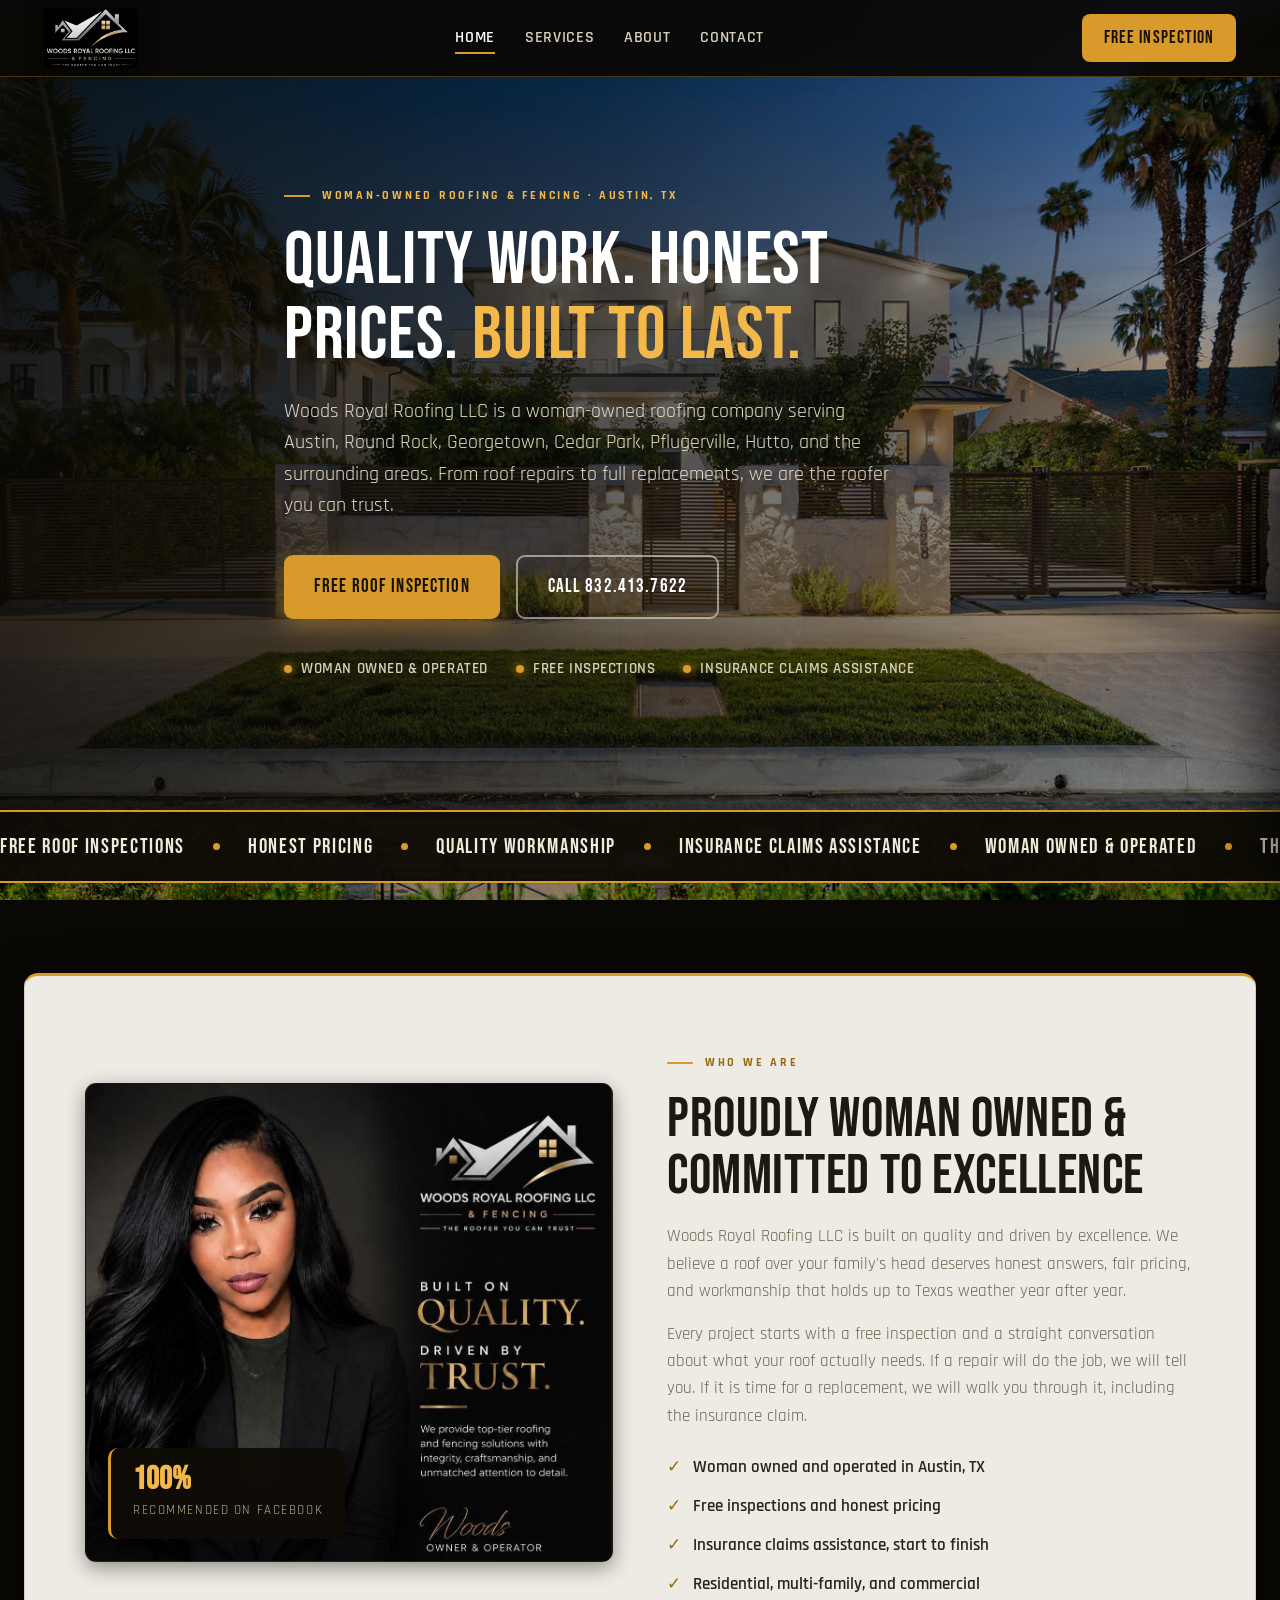
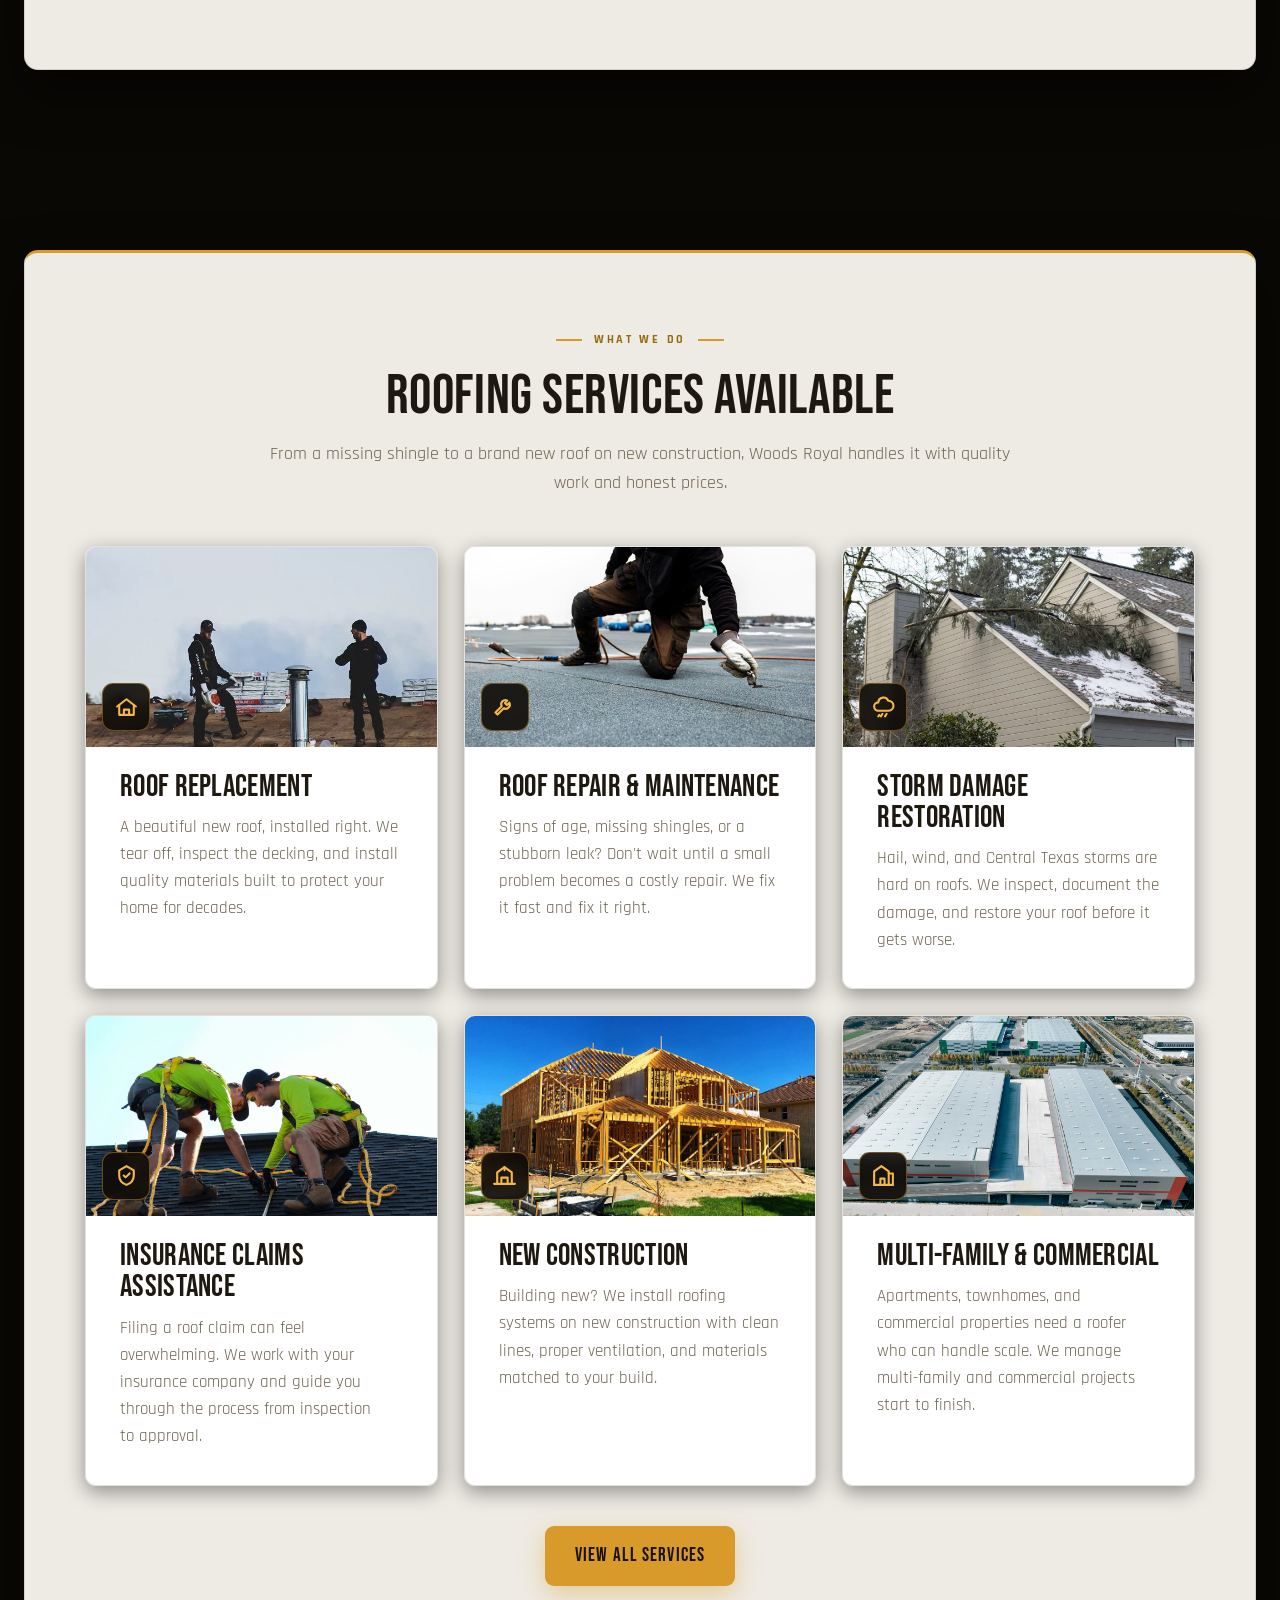
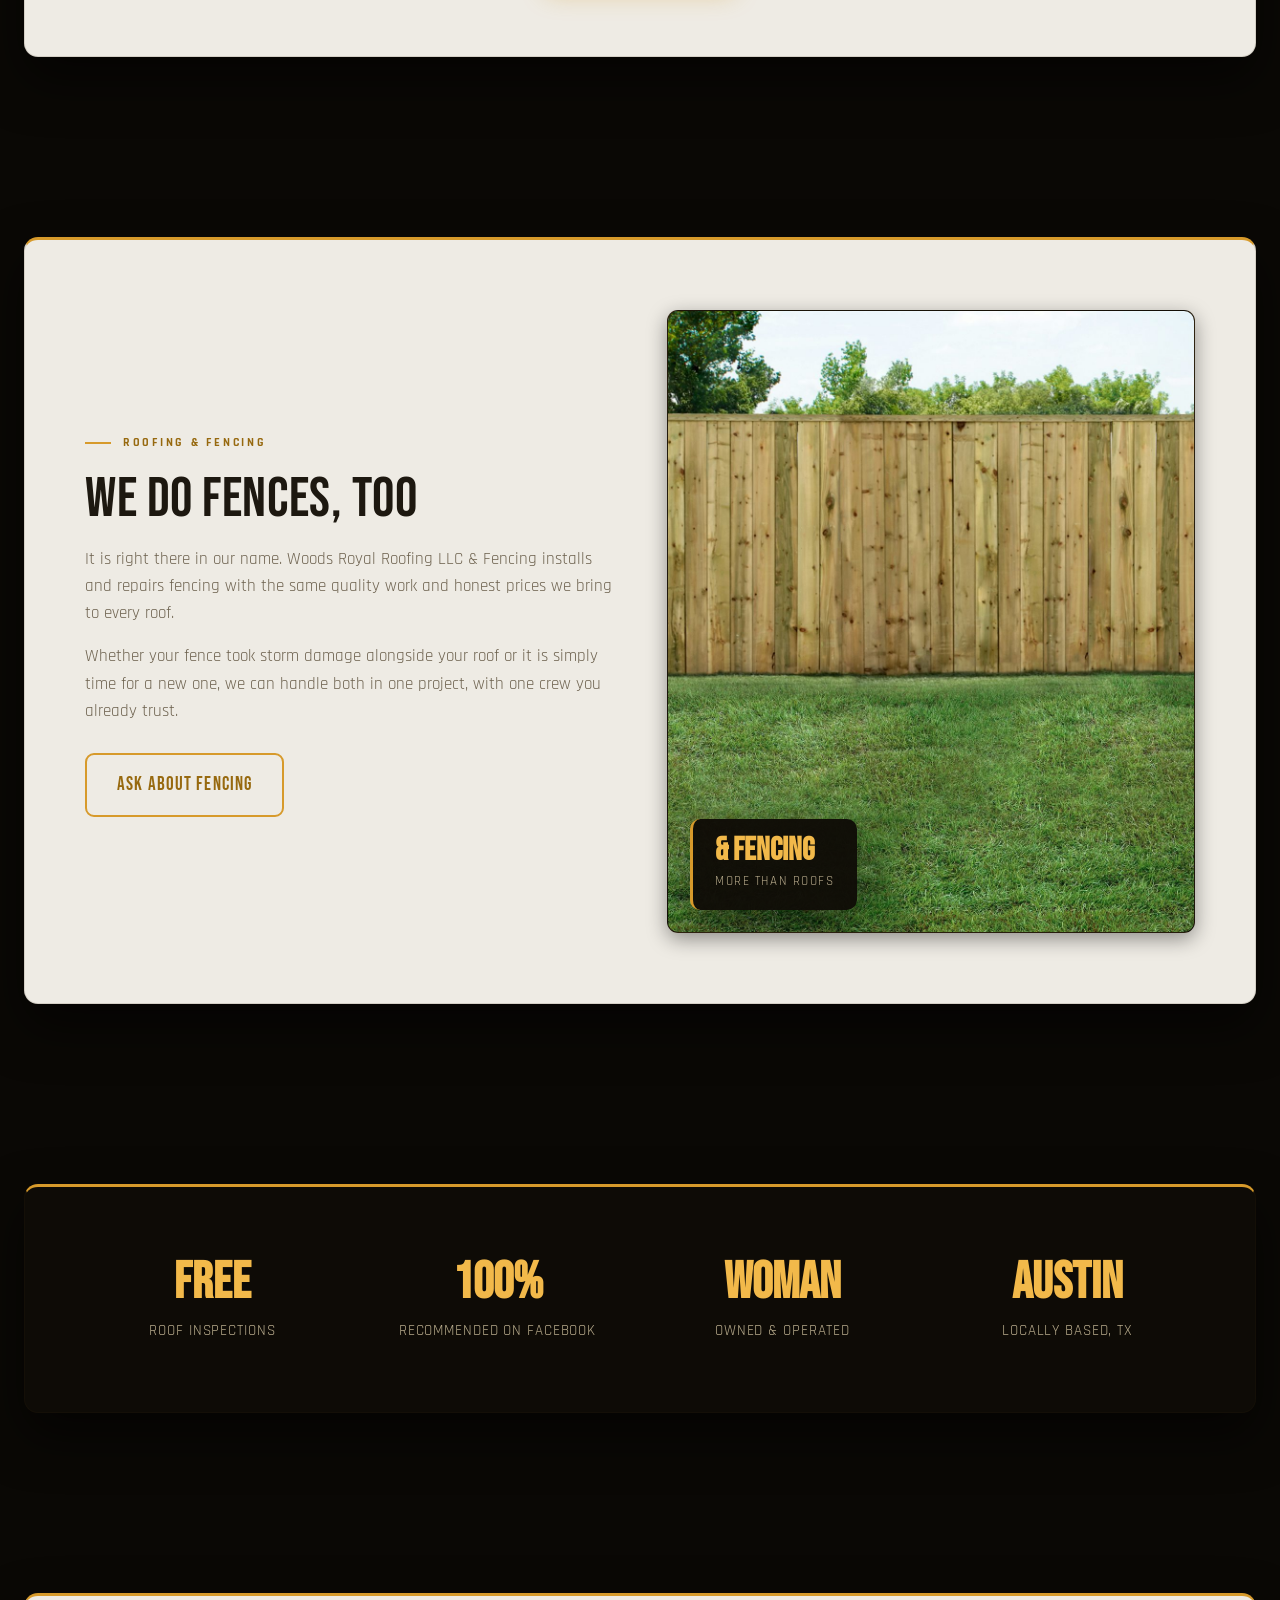
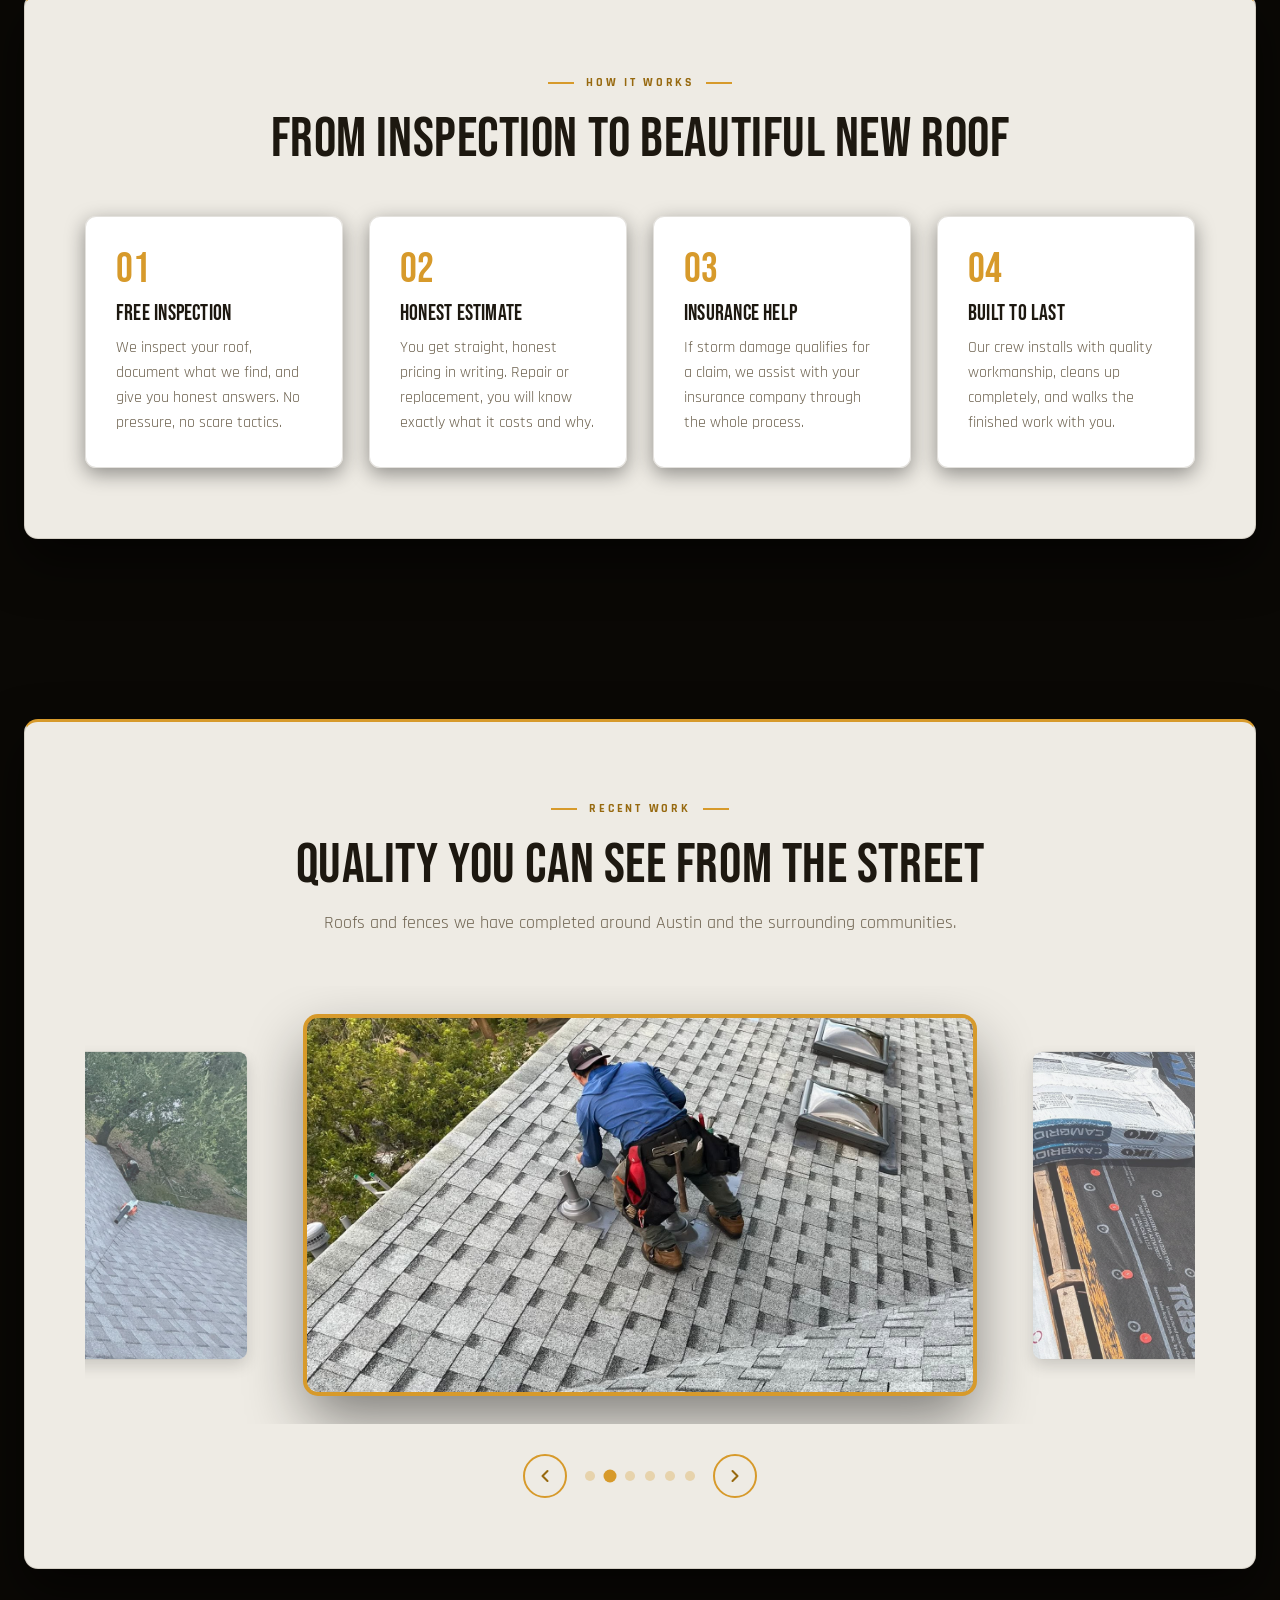
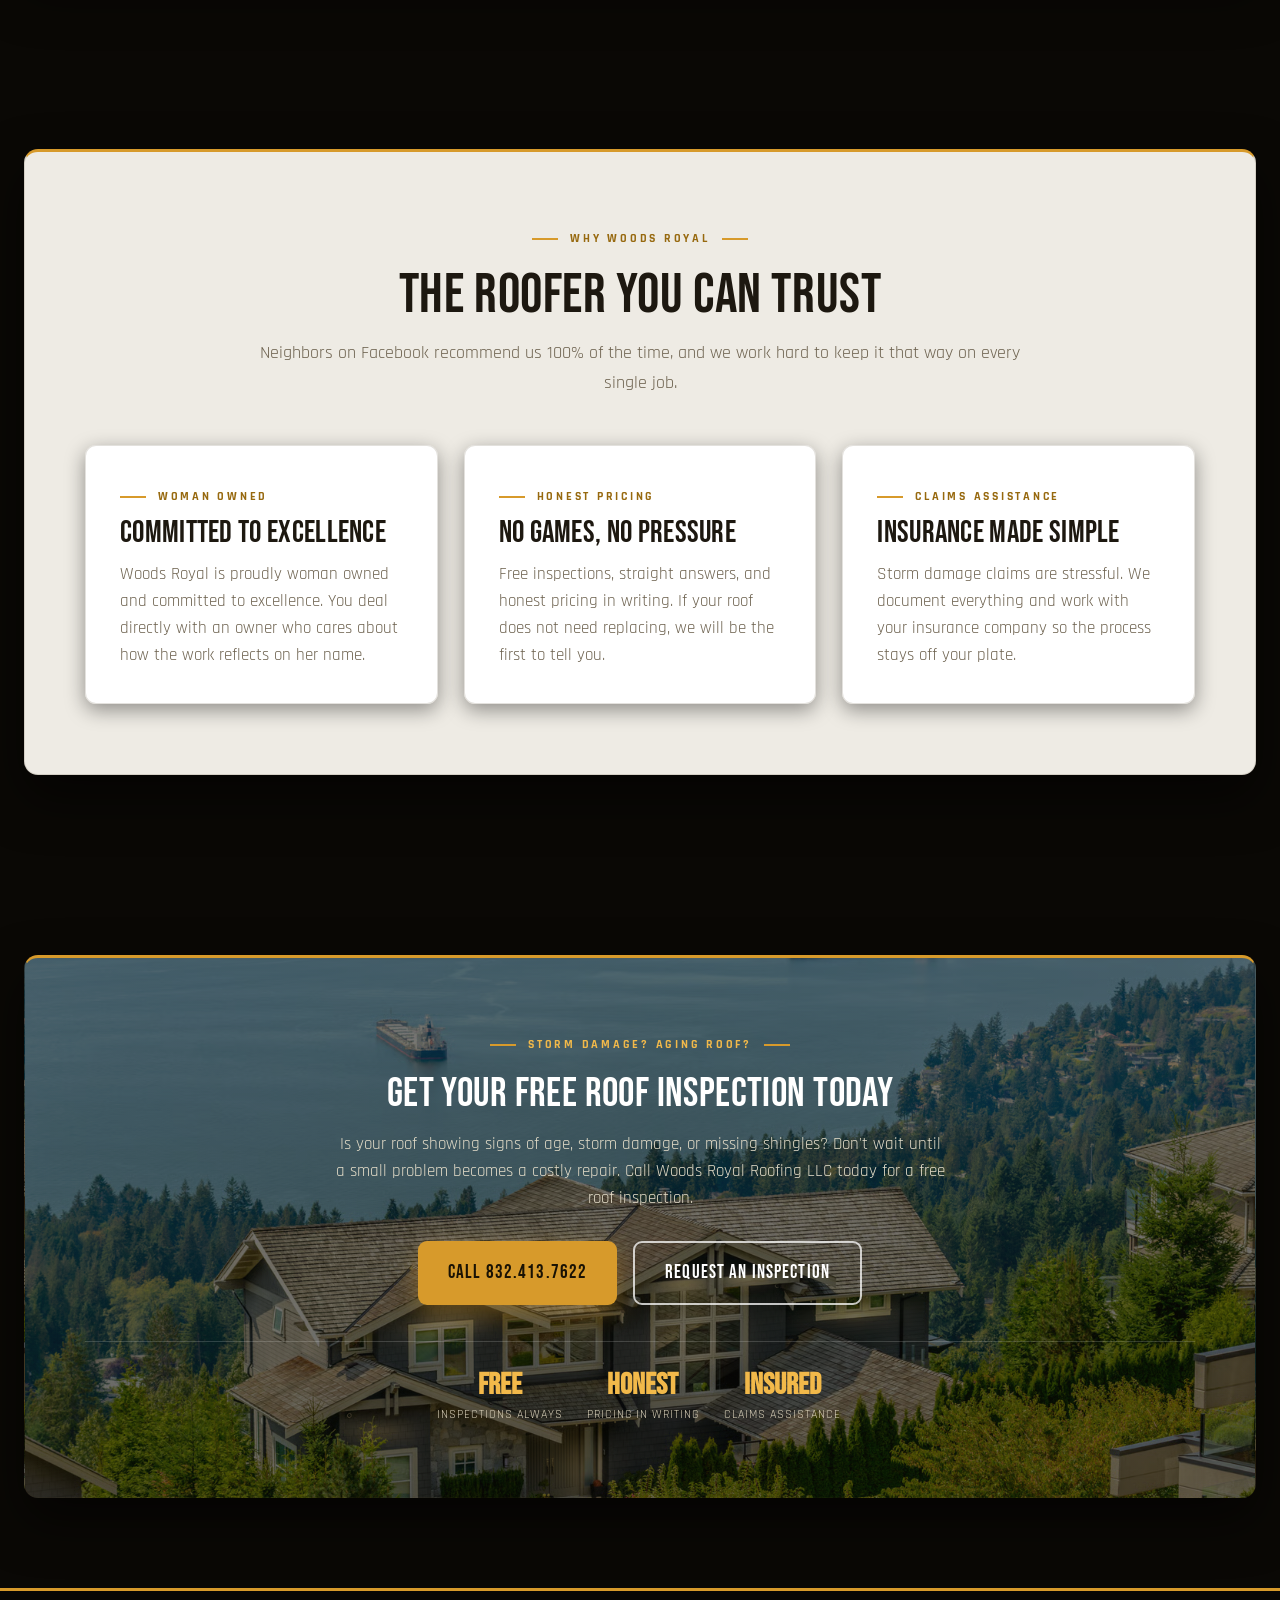
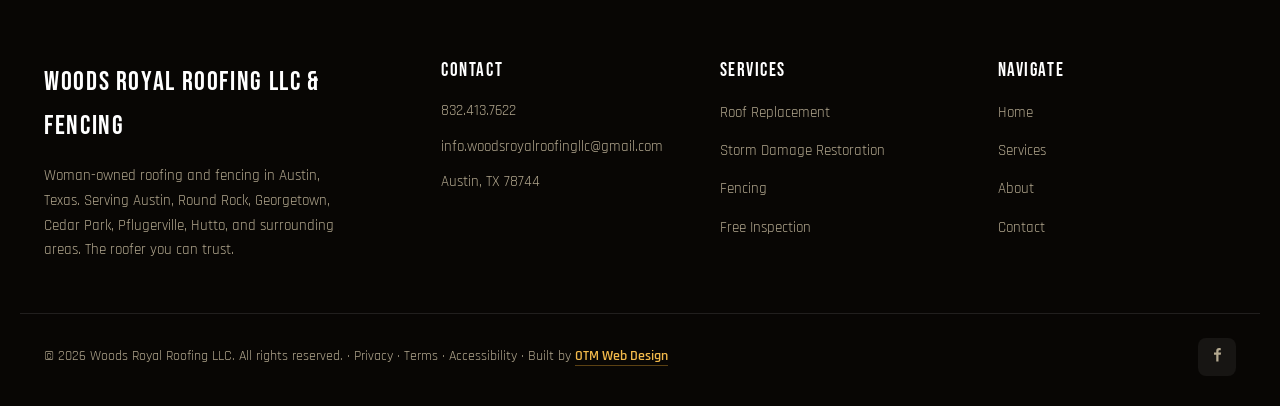
<file: index.html>
<!DOCTYPE html>
<html lang="en">
<head>
  <meta charset="UTF-8">
  <meta name="viewport" content="width=device-width, initial-scale=1.0">

  <title>Roofing &amp; Fencing in Austin, TX | Woods Royal Roofing LLC</title>
  <meta name="description" content="Woods Royal Roofing LLC is a woman-owned Austin roofing company. Roof replacement, roof repair, storm damage restoration, insurance claims assistance, and fencing. Free inspections. Serving Austin, Round Rock, Georgetown, Cedar Park, Pflugerville, and Hutto.">
  <link rel="canonical" href="https://one-true-mission.github.io/woods-royal-roofing/">
  <link rel="icon" type="image/png" href="assets/favicon.png">

  <link rel="preconnect" href="https://fonts.googleapis.com">
  <link rel="preconnect" href="https://fonts.gstatic.com" crossorigin>
  <link href="https://fonts.googleapis.com/css2?family=Bebas+Neue&family=Rajdhani:wght@400;500;600;700&display=swap" rel="stylesheet">

  <meta property="og:type" content="website">
  <meta property="og:site_name" content="Woods Royal Roofing LLC &amp; Fencing">
  <meta property="og:title" content="Roofing &amp; Fencing in Austin, TX | Woods Royal Roofing LLC">
  <meta property="og:description" content="Woman-owned Austin roofer. Roof replacement, repairs, storm damage restoration, insurance claims assistance, and fencing. Free inspections.">
  <meta property="og:url" content="https://one-true-mission.github.io/woods-royal-roofing/">
  <meta property="og:image" content="https://one-true-mission.github.io/woods-royal-roofing/assets/og-image.jpg">
  <meta name="twitter:card" content="summary_large_image">
  <meta name="twitter:title" content="Roofing &amp; Fencing in Austin, TX | Woods Royal Roofing LLC">
  <meta name="twitter:description" content="Woman-owned Austin roofer. Free inspections, honest pricing, quality workmanship. Call 832.413.7622.">
  <meta name="twitter:image" content="https://one-true-mission.github.io/woods-royal-roofing/assets/og-image.jpg">

  <script type="application/ld+json">
  {
    "@context": "https://schema.org",
    "@type": "RoofingContractor",
    "name": "Woods Royal Roofing LLC",
    "alternateName": "Woods Royal Roofing LLC & Fencing",
    "description": "Woman-owned roofing company in Austin, Texas. Roof replacement, roof repair and maintenance, storm damage restoration, insurance claims assistance, new construction, multi-family and commercial projects, and fencing. Free inspections. Serving Austin, Round Rock, Georgetown, Cedar Park, Pflugerville, Hutto, and surrounding areas.",
    "url": "https://one-true-mission.github.io/woods-royal-roofing/",
    "logo": "https://one-true-mission.github.io/woods-royal-roofing/assets/logo.png",
    "image": "https://one-true-mission.github.io/woods-royal-roofing/assets/og-image.jpg",
    "telephone": "+1-832-413-7622",
    "email": "info.woodsroyalroofingllc@gmail.com",
    "priceRange": "$$",
    "slogan": "The Roofer You Can Trust",
    "address": {
      "@type": "PostalAddress",
      "addressLocality": "Austin",
      "addressRegion": "TX",
      "postalCode": "78744",
      "addressCountry": "US"
    },
    "areaServed": [
      { "@type": "City", "name": "Austin" },
      { "@type": "City", "name": "Round Rock" },
      { "@type": "City", "name": "Georgetown" },
      { "@type": "City", "name": "Cedar Park" },
      { "@type": "City", "name": "Pflugerville" },
      { "@type": "City", "name": "Hutto" }
    ]
  }
  </script>

  <link rel="stylesheet" href="styles.css">
</head>
<body data-page="home">

  <!-- NAV -->
  <nav class="nav">
    <div class="nav-inner">
      <a class="brand" href="index.html" aria-label="Woods Royal Roofing home">
        <img src="assets/logo.png" alt="Woods Royal Roofing LLC and Fencing logo" onerror="this.style.display='none'">
      </a>
      <ul class="nav-links">
        <li><a href="index.html" data-nav="home">Home</a></li>
        <li><a href="services.html" data-nav="services">Services</a></li>
        <li><a href="about.html" data-nav="about">About</a></li>
        <li><a href="book.html" data-nav="book">Contact</a></li>
      </ul>
      <a href="book.html" class="nav-cta">Free Inspection</a>
      <button class="hamburger" aria-label="Open menu" aria-expanded="false"><span></span><span></span><span></span></button>
    </div>
  </nav>

  <div class="nav-backdrop"></div>
  <aside class="mobile-menu" aria-label="Mobile navigation">
    <a href="index.html" data-nav="home">Home</a>
    <a href="services.html" data-nav="services">Services</a>
    <a href="about.html" data-nav="about">About</a>
    <a href="book.html" data-nav="book">Contact</a>
    <a href="book.html" class="btn">Free Inspection</a>
  </aside>

  <!-- HERO -->
  <header class="hero" style="background-image:url('assets/hero-home.jpg')">
    <div class="inner hero-content">
      <span class="eyebrow">Woman-Owned Roofing &amp; Fencing &middot; Austin, TX</span>
      <h1>Quality Work. Honest Prices. <span>Built To Last.</span></h1>
      <p>Woods Royal Roofing LLC is a woman-owned roofing company serving Austin, Round Rock, Georgetown, Cedar Park, Pflugerville, Hutto, and the surrounding areas. From roof repairs to full replacements, we are the roofer you can trust.</p>
      <div class="hero-actions">
        <a href="book.html" class="btn btn-primary">Free Roof Inspection</a>
        <a href="tel:+18324137622" class="btn btn-ghost">Call 832.413.7622</a>
      </div>
      <div class="hero-trust">
        <span>Woman Owned &amp; Operated</span>
        <span>Free Inspections</span>
        <span>Insurance Claims Assistance</span>
      </div>
    </div>
  </header>

  <!-- MARQUEE -->
  <div class="marquee" aria-hidden="true">
    <div class="marquee-track">
      <span class="marquee-item">Free Roof Inspections</span>
      <span class="marquee-item">Honest Pricing</span>
      <span class="marquee-item">Quality Workmanship</span>
      <span class="marquee-item">Insurance Claims Assistance</span>
      <span class="marquee-item">Woman Owned &amp; Operated</span>
      <span class="marquee-item">The Roofer You Can Trust</span>
      <span class="marquee-item">Free Roof Inspections</span>
      <span class="marquee-item">Honest Pricing</span>
      <span class="marquee-item">Quality Workmanship</span>
      <span class="marquee-item">Insurance Claims Assistance</span>
      <span class="marquee-item">Woman Owned &amp; Operated</span>
      <span class="marquee-item">The Roofer You Can Trust</span>
    </div>
  </div>

  <!-- INTRO -->
  <section>
    <div class="container">
      <div class="intro-grid">
        <div class="intro-media">
          <img src="assets/intro-main.jpg" alt="A completed Woods Royal Roofing shingle roof on an Austin area home" onerror="this.style.display='none'">
          <div class="intro-badge">
            <strong>100%</strong>
            <span>Recommended on Facebook</span>
          </div>
        </div>
        <div class="intro-copy">
          <span class="eyebrow">Who We Are</span>
          <h2>Proudly Woman Owned &amp; Committed To Excellence</h2>
          <p>Woods Royal Roofing LLC is built on quality and driven by excellence. We believe a roof over your family's head deserves honest answers, fair pricing, and workmanship that holds up to Texas weather year after year.</p>
          <p>Every project starts with a free inspection and a straight conversation about what your roof actually needs. If a repair will do the job, we will tell you. If it is time for a replacement, we will walk you through it, including the insurance claim.</p>
          <ul class="intro-list">
            <li>Woman owned and operated in Austin, TX</li>
            <li>Free inspections and honest pricing</li>
            <li>Insurance claims assistance, start to finish</li>
            <li>Residential, multi-family, and commercial</li>
          </ul>
        </div>
      </div>
    </div>
  </section>

  <!-- SERVICES -->
  <section>
    <div class="container">
      <div class="section-head center">
        <span class="eyebrow eyebrow--center">What We Do</span>
        <h2>Roofing Services Available</h2>
        <p class="lede">From a missing shingle to a brand new roof on new construction, Woods Royal handles it with quality work and honest prices.</p>
      </div>
      <div class="card-grid">
        <article class="card">
          <div class="card-media">
            <img src="assets/service-replacement.jpg" alt="Roofers laying new decking and shingle bundles during a full roof replacement">
            <div class="card-icon" aria-hidden="true"><svg viewBox="0 0 24 24" fill="none" stroke="currentColor" stroke-width="2" stroke-linecap="round" stroke-linejoin="round"><path d="M3 12l9-7 9 7"/><path d="M5 10.5V20h14v-9.5"/><path d="M9.5 20v-5h5v5"/></svg></div>
          </div>
          <h3>Roof Replacement</h3>
          <p>A beautiful new roof, installed right. We tear off, inspect the decking, and install quality materials built to protect your home for decades.</p>
        </article>
        <article class="card">
          <div class="card-media">
            <img src="assets/service-repair.jpg" alt="Crew members measuring and repairing an asphalt shingle roof">
            <div class="card-icon" aria-hidden="true"><svg viewBox="0 0 24 24" fill="none" stroke="currentColor" stroke-width="2" stroke-linecap="round" stroke-linejoin="round"><path d="M14.7 6.3a4 4 0 0 0-5.4 5.4l-6 6 2 2 6-6a4 4 0 0 0 5.4-5.4l-2.3 2.3-2-2z"/></svg></div>
          </div>
          <h3>Roof Repair &amp; Maintenance</h3>
          <p>Signs of age, missing shingles, or a stubborn leak? Don't wait until a small problem becomes a costly repair. We fix it fast and fix it right.</p>
        </article>
        <article class="card">
          <div class="card-media">
            <img src="assets/service-storm.jpg" alt="A fallen tree limb resting on a storm damaged residential roof">
            <div class="card-icon" aria-hidden="true"><svg viewBox="0 0 24 24" fill="none" stroke="currentColor" stroke-width="2" stroke-linecap="round" stroke-linejoin="round"><path d="M7 16a4 4 0 0 1 0-8 5 5 0 0 1 9.6-1.5A3.5 3.5 0 0 1 17 16z"/><path d="M11 19l-1.5 2.5M15 19l-1.5 2.5M8 20l-1 1.5"/></svg></div>
          </div>
          <h3>Storm Damage Restoration</h3>
          <p>Hail, wind, and Central Texas storms are hard on roofs. We inspect, document the damage, and restore your roof before it gets worse.</p>
        </article>
        <article class="card">
          <div class="card-media">
            <img src="assets/service-insurance.jpg" alt="A roofer inspecting and documenting roof damage for an insurance claim">
            <div class="card-icon" aria-hidden="true"><svg viewBox="0 0 24 24" fill="none" stroke="currentColor" stroke-width="2" stroke-linecap="round" stroke-linejoin="round"><path d="M12 3l7 4v5c0 4.4-3 7.6-7 9-4-1.4-7-4.6-7-9V7z"/><path d="M9.3 12l1.8 1.8L15 10"/></svg></div>
          </div>
          <h3>Insurance Claims Assistance</h3>
          <p>Filing a roof claim can feel overwhelming. We work with your insurance company and guide you through the process from inspection to approval.</p>
        </article>
        <article class="card">
          <div class="card-media">
            <img src="assets/service-new-construction.jpg" alt="A brand new standing seam metal roof on new construction">
            <div class="card-icon" aria-hidden="true"><svg viewBox="0 0 24 24" fill="none" stroke="currentColor" stroke-width="2" stroke-linecap="round" stroke-linejoin="round"><path d="M2 20h20"/><path d="M5 20V9l7-5 7 5v11"/><path d="M9 20v-6h6v6"/><path d="M12 4v3"/></svg></div>
          </div>
          <h3>New Construction</h3>
          <p>Building new? We install roofing systems on new construction with clean lines, proper ventilation, and materials matched to your build.</p>
        </article>
        <article class="card">
          <div class="card-media">
            <img src="assets/service-commercial.jpg" alt="Aerial view of large commercial buildings with new metal roofing">
            <div class="card-icon" aria-hidden="true"><svg viewBox="0 0 24 24" fill="none" stroke="currentColor" stroke-width="2" stroke-linecap="round" stroke-linejoin="round"><path d="M3 21V8l7-5 7 5v13"/><path d="M3 21h18"/><path d="M9 21v-6h4v6"/><path d="M17 10h4v11"/></svg></div>
          </div>
          <h3>Multi-Family &amp; Commercial</h3>
          <p>Apartments, townhomes, and commercial properties need a roofer who can handle scale. We manage multi-family and commercial projects start to finish.</p>
        </article>
      </div>
      <div class="services-more">
        <a href="services.html" class="btn btn-primary">View All Services</a>
      </div>
    </div>
  </section>

  <!-- FENCING FEATURE -->
  <section>
    <div class="container">
      <div class="intro-grid intro-grid--rev">
        <div class="intro-media">
          <img src="assets/fencing-feature.jpg" alt="A new wood privacy fence installed by Woods Royal Roofing and Fencing" onerror="this.style.display='none'">
          <div class="intro-badge">
            <strong>&amp; Fencing</strong>
            <span>More Than Roofs</span>
          </div>
        </div>
        <div class="intro-copy">
          <span class="eyebrow">Roofing &amp; Fencing</span>
          <h2>We Do Fences, Too</h2>
          <p>It is right there in our name. Woods Royal Roofing LLC &amp; Fencing installs and repairs fencing with the same quality work and honest prices we bring to every roof.</p>
          <p>Whether your fence took storm damage alongside your roof or it is simply time for a new one, we can handle both in one project, with one crew you already trust.</p>
          <div class="intro-actions">
            <a href="book.html" class="btn btn-outline">Ask About Fencing</a>
          </div>
        </div>
      </div>
    </div>
  </section>

  <!-- STATS -->
  <section>
    <div class="container container--deep">
      <div class="stats-grid">
        <div class="stat"><strong>Free</strong><span>Roof Inspections</span></div>
        <div class="stat"><strong>100%</strong><span>Recommended on Facebook</span></div>
        <div class="stat"><strong>Woman</strong><span>Owned &amp; Operated</span></div>
        <div class="stat"><strong>Austin</strong><span>Locally Based, TX</span></div>
      </div>
    </div>
  </section>

  <!-- PROCESS -->
  <section>
    <div class="container">
      <div class="section-head center">
        <span class="eyebrow eyebrow--center">How It Works</span>
        <h2>From Inspection To Beautiful New Roof</h2>
      </div>
      <div class="process-grid">
        <div class="step"><span class="step-num">01</span><h3>Free Inspection</h3><p>We inspect your roof, document what we find, and give you honest answers. No pressure, no scare tactics.</p></div>
        <div class="step"><span class="step-num">02</span><h3>Honest Estimate</h3><p>You get straight, honest pricing in writing. Repair or replacement, you will know exactly what it costs and why.</p></div>
        <div class="step"><span class="step-num">03</span><h3>Insurance Help</h3><p>If storm damage qualifies for a claim, we assist with your insurance company through the whole process.</p></div>
        <div class="step"><span class="step-num">04</span><h3>Built To Last</h3><p>Our crew installs with quality workmanship, cleans up completely, and walks the finished work with you.</p></div>
      </div>
    </div>
  </section>

  <!-- GALLERY -->
  <section>
    <div class="container">
      <div class="section-head center">
        <span class="eyebrow eyebrow--center">Recent Work</span>
        <h2>Quality You Can See From The Street</h2>
        <p class="lede">Roofs and fences we have completed around Austin and the surrounding communities.</p>
      </div>
      <div class="car-viewport" data-gallery>
        <div class="car-track">
          <div class="car-slide" style="background-image:url('assets/gallery-1.jpg')" role="img" aria-label="Completed shingle roof replacement on an Austin home"></div>
          <div class="car-slide" style="background-image:url('assets/gallery-2.jpg')" role="img" aria-label="New roof installed after storm damage"></div>
          <div class="car-slide" style="background-image:url('assets/gallery-3.jpg')" role="img" aria-label="Roof repair in progress on a residential home"></div>
          <div class="car-slide" style="background-image:url('assets/gallery-4.jpg')" role="img" aria-label="Multi-family roofing project"></div>
          <div class="car-slide" style="background-image:url('assets/gallery-5.jpg')" role="img" aria-label="New wood privacy fence installation"></div>
          <div class="car-slide" style="background-image:url('assets/gallery-6.jpg')" role="img" aria-label="Close-up of fresh shingle detail and ridge work"></div>
        </div>
      </div>
      <div class="car-controls">
        <button class="car-btn" data-car-prev aria-label="Previous photo"><svg viewBox="0 0 24 24" fill="none" stroke="currentColor" stroke-width="2.5" stroke-linecap="round" stroke-linejoin="round"><path d="M15 18l-6-6 6-6"/></svg></button>
        <div class="car-dots">
          <button class="car-dot is-active" aria-label="Photo 1"></button>
          <button class="car-dot" aria-label="Photo 2"></button>
          <button class="car-dot" aria-label="Photo 3"></button>
          <button class="car-dot" aria-label="Photo 4"></button>
          <button class="car-dot" aria-label="Photo 5"></button>
          <button class="car-dot" aria-label="Photo 6"></button>
        </div>
        <button class="car-btn" data-car-next aria-label="Next photo"><svg viewBox="0 0 24 24" fill="none" stroke="currentColor" stroke-width="2.5" stroke-linecap="round" stroke-linejoin="round"><path d="M9 6l6 6-6 6"/></svg></button>
      </div>
    </div>
  </section>

  <!-- TRUST -->
  <section>
    <div class="container">
      <div class="section-head center">
        <span class="eyebrow eyebrow--center">Why Woods Royal</span>
        <h2>The Roofer You Can Trust</h2>
        <p class="lede">Neighbors on Facebook recommend us 100% of the time, and we work hard to keep it that way on every single job.</p>
      </div>
      <div class="card-grid">
        <article class="card team-card">
          <span class="eyebrow">Woman Owned</span>
          <h3>Committed To Excellence</h3>
          <p>Woods Royal is proudly woman owned and committed to excellence. You deal directly with an owner who cares about how the work reflects on her name.</p>
        </article>
        <article class="card team-card">
          <span class="eyebrow">Honest Pricing</span>
          <h3>No Games, No Pressure</h3>
          <p>Free inspections, straight answers, and honest pricing in writing. If your roof does not need replacing, we will be the first to tell you.</p>
        </article>
        <article class="card team-card">
          <span class="eyebrow">Claims Assistance</span>
          <h3>Insurance Made Simple</h3>
          <p>Storm damage claims are stressful. We document everything and work with your insurance company so the process stays off your plate.</p>
        </article>
      </div>
    </div>
  </section>

  <!-- CTA -->
  <section>
    <div class="container cta">
      <span class="eyebrow eyebrow--center">Storm Damage? Aging Roof?</span>
      <h2>Get Your Free Roof Inspection Today</h2>
      <p>Is your roof showing signs of age, storm damage, or missing shingles? Don't wait until a small problem becomes a costly repair. Call Woods Royal Roofing LLC today for a free roof inspection.</p>
      <div class="cta-actions">
        <a href="tel:+18324137622" class="btn btn-primary">Call 832.413.7622</a>
        <a href="book.html" class="btn btn-outline">Request An Inspection</a>
      </div>
      <div class="cta-trust">
        <div><strong>Free</strong><span>Inspections Always</span></div>
        <div><strong>Honest</strong><span>Pricing In Writing</span></div>
        <div><strong>Insured</strong><span>Claims Assistance</span></div>
      </div>
    </div>
  </section>

  <!-- FOOTER -->
  <footer class="footer">
    <div class="footer-grid">
      <div class="footer-brand">
        <span class="brand-mark">WOODS ROYAL ROOFING LLC &amp; FENCING</span>
        <p>Woman-owned roofing and fencing in Austin, Texas. Serving Austin, Round Rock, Georgetown, Cedar Park, Pflugerville, Hutto, and surrounding areas. The roofer you can trust.</p>
      </div>
      <div>
        <h4>Contact</h4>
        <ul class="footer-contact">
          <li><a href="tel:+18324137622">832.413.7622</a></li>
          <li><a href="mailto:info.woodsroyalroofingllc@gmail.com">info.woodsroyalroofingllc@gmail.com</a></li>
          <li><span>Austin, TX 78744</span></li>
        </ul>
      </div>
      <div>
        <h4>Services</h4>
        <ul>
          <li><a href="services.html">Roof Replacement</a></li>
          <li><a href="services.html">Storm Damage Restoration</a></li>
          <li><a href="services.html">Fencing</a></li>
          <li><a href="book.html">Free Inspection</a></li>
        </ul>
      </div>
      <div>
        <h4>Navigate</h4>
        <ul>
          <li><a href="index.html">Home</a></li>
          <li><a href="services.html">Services</a></li>
          <li><a href="about.html">About</a></li>
          <li><a href="book.html">Contact</a></li>
        </ul>
      </div>
    </div>
    <div class="footer-bottom">
      <div>&copy; 2026 Woods Royal Roofing LLC. All rights reserved. &middot;
        <a href="privacy.html">Privacy</a> &middot;
        <a href="terms.html">Terms</a> &middot;
        <a href="accessibility.html">Accessibility</a> &middot;
        Built by <a href="https://otm-designs.com" target="_blank" rel="noopener">OTM Web Design</a>
      </div>
      <div class="footer-social">
        <a href="https://www.facebook.com/" target="_blank" rel="noopener" aria-label="Woods Royal Roofing on Facebook">
          <svg viewBox="0 0 24 24" fill="currentColor"><path d="M14 9h3l.5-3H14V4.5c0-.9.3-1.5 1.6-1.5H17V.3C16.7.2 15.8 0 14.7 0 12.3 0 11 1.4 11 4v2H8v3h3v9h3z"/></svg>
        </a>
      </div>
    </div>
  </footer>

  <a href="tel:+18324137622" class="call-bar">Call Now &middot; 832.413.7622</a>

  <script src="script.js"></script>
</body>
</html>
</file>
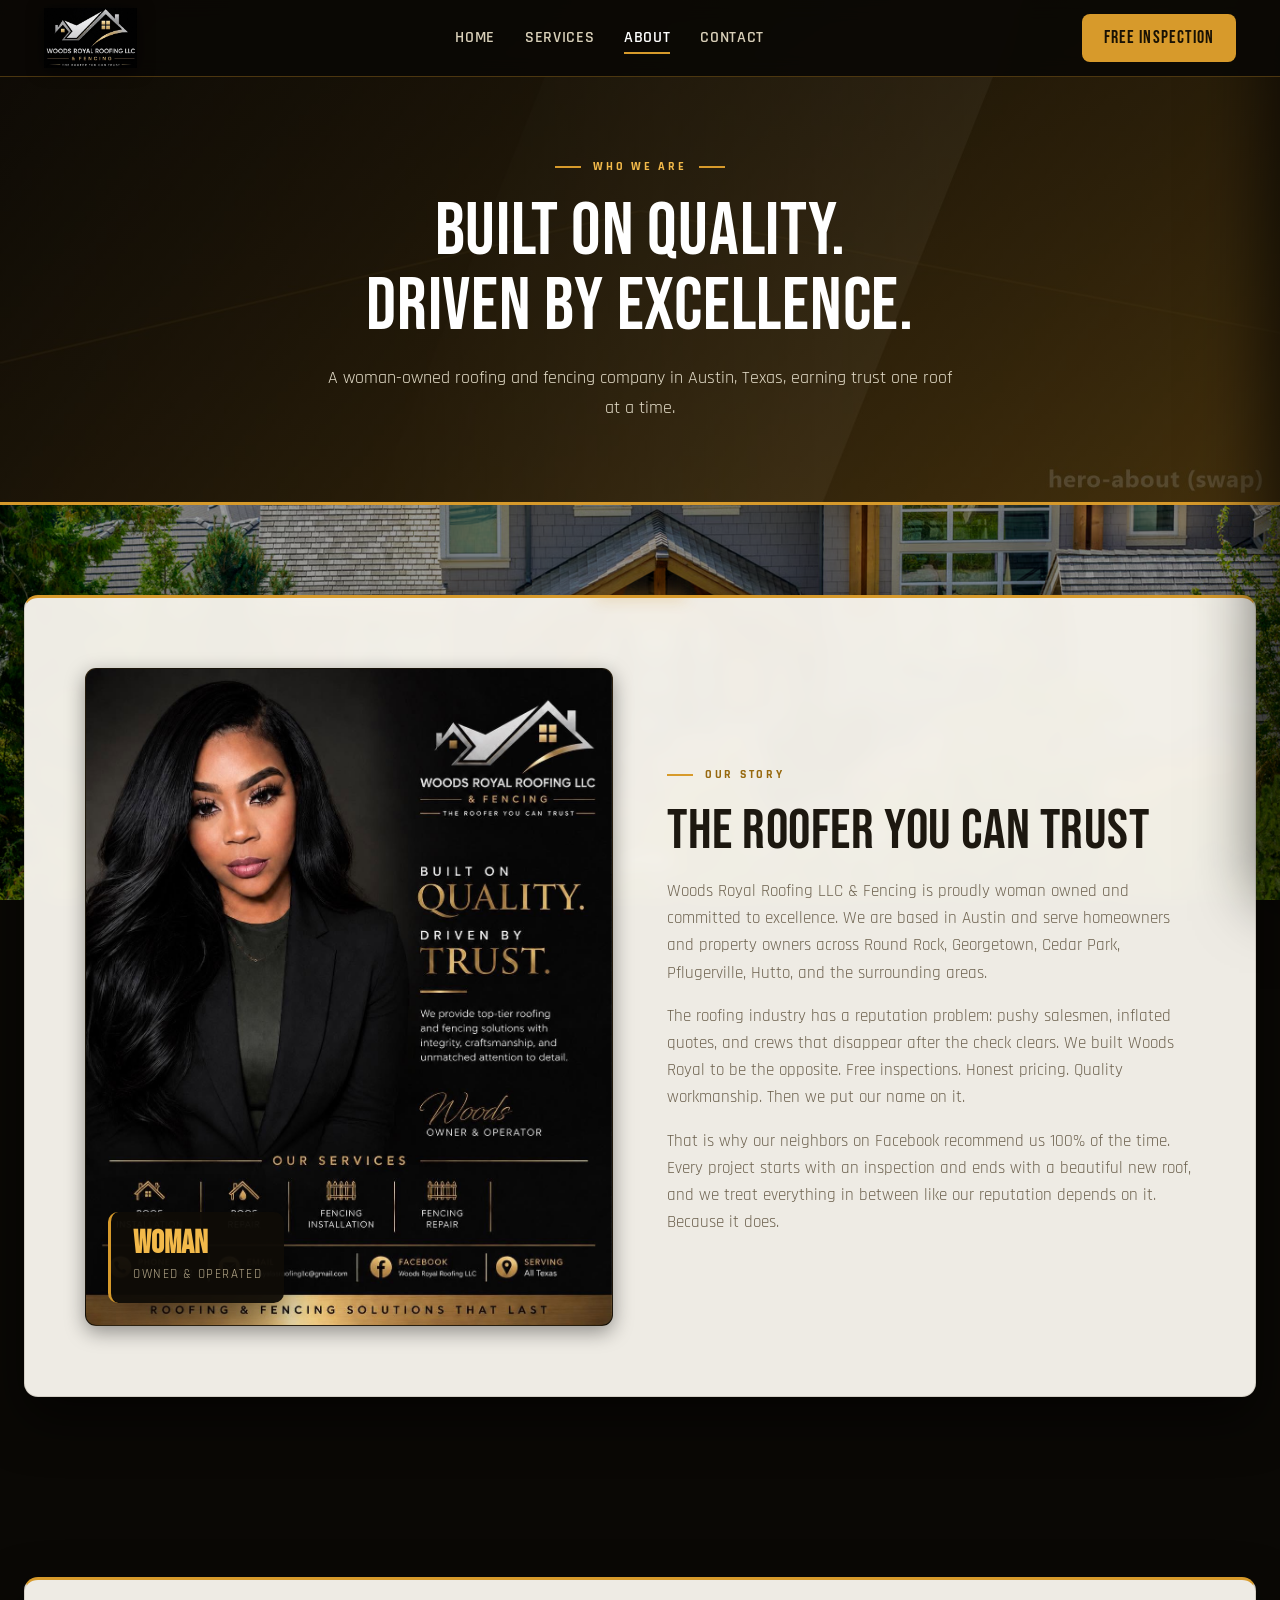
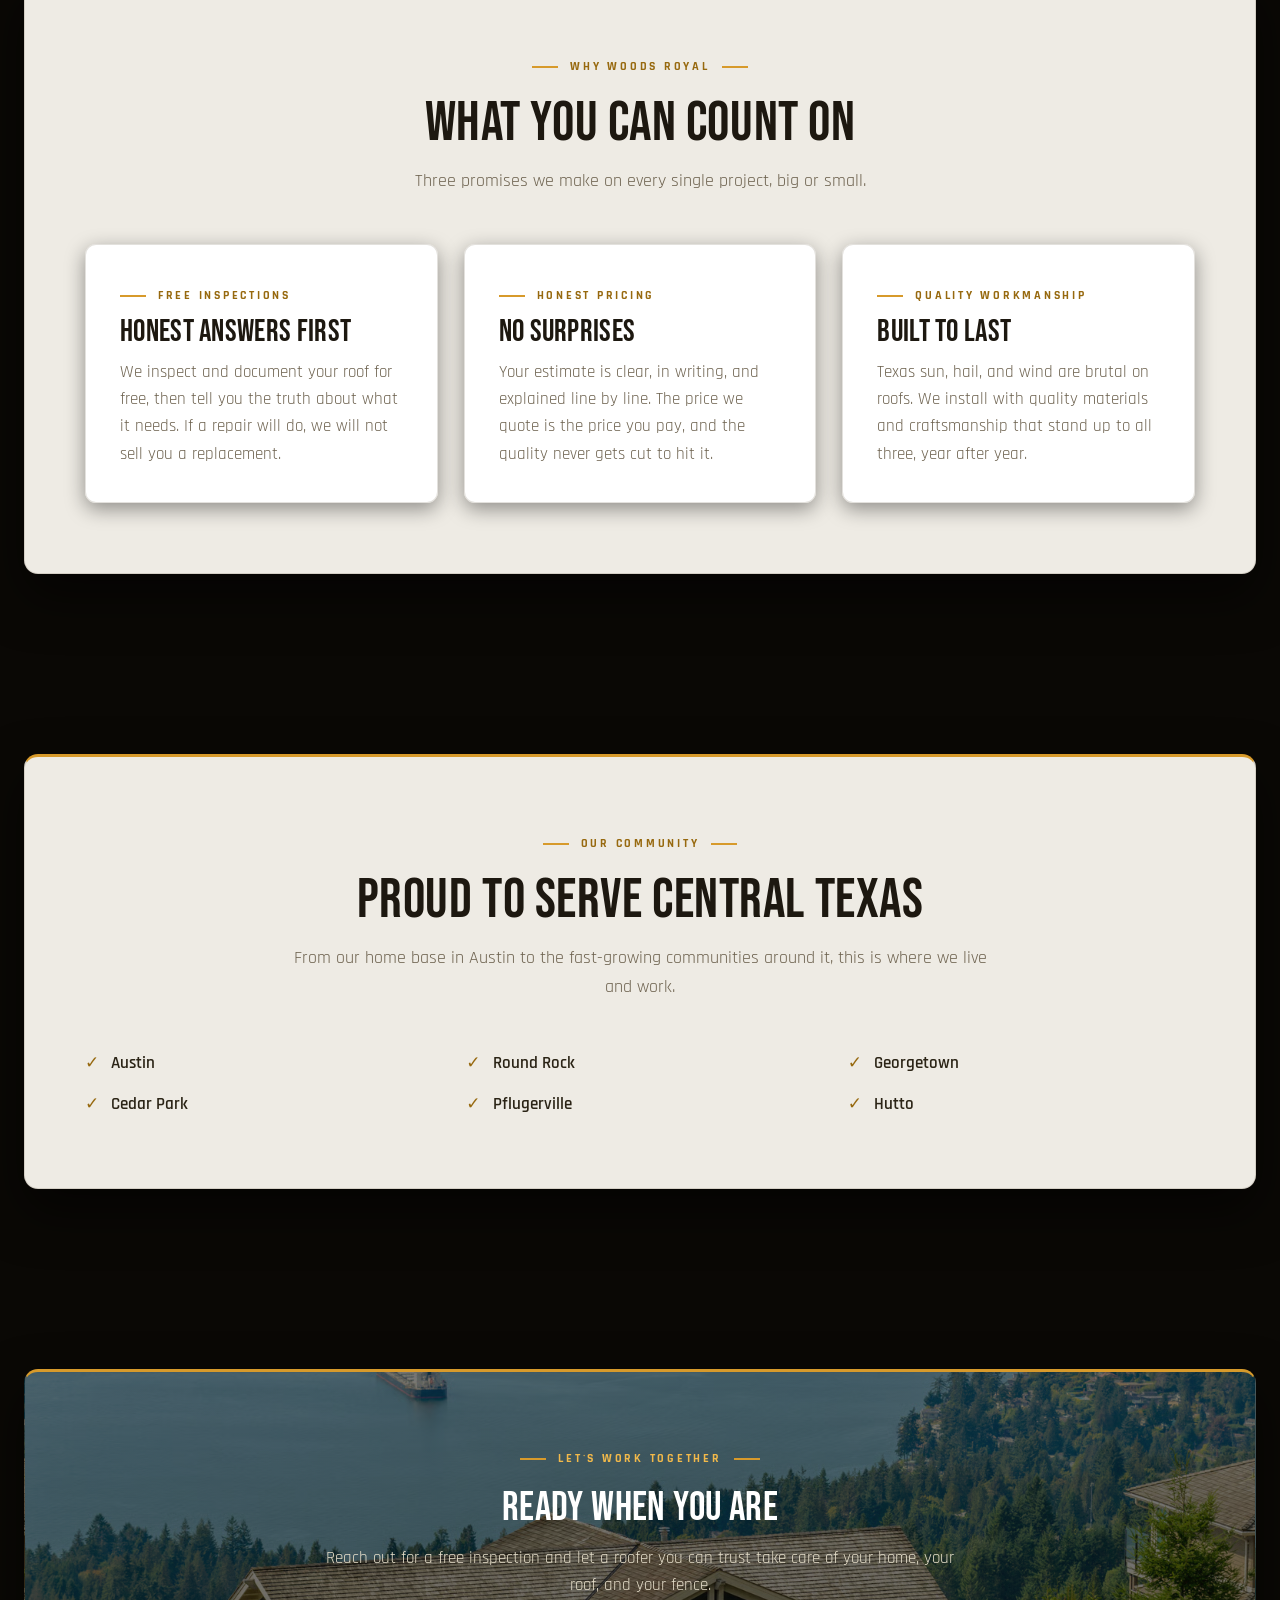
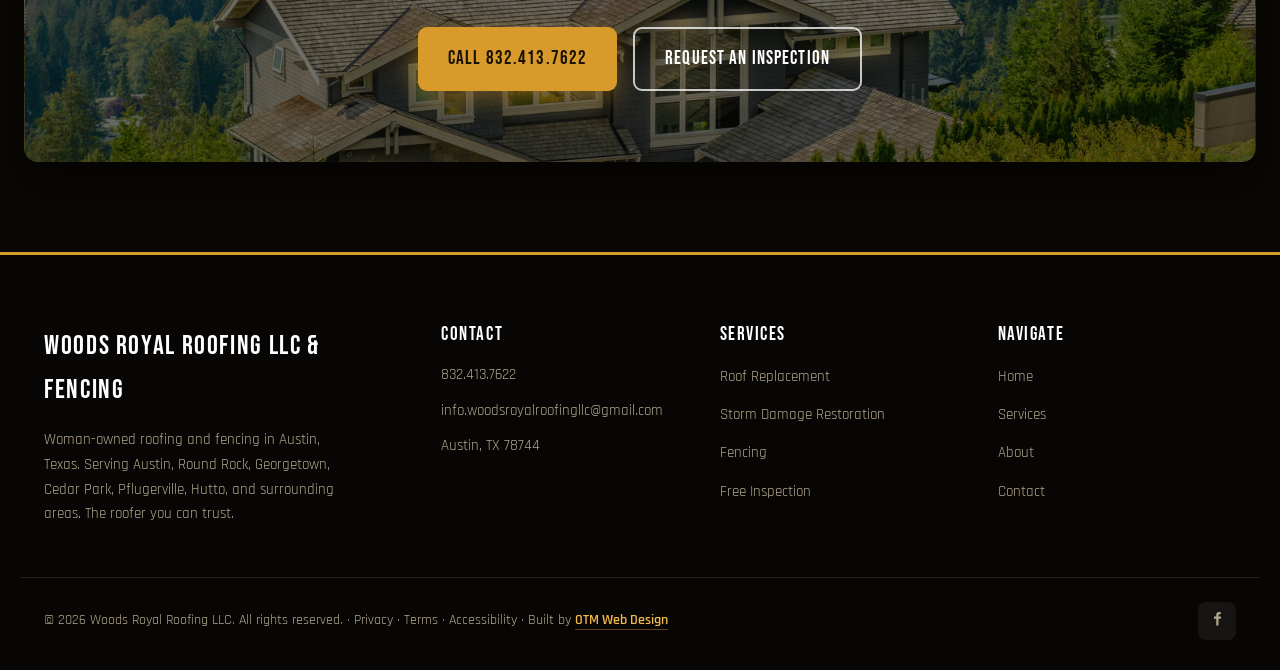
<file: about.html>
<!DOCTYPE html>
<html lang="en">
<head>
  <meta charset="UTF-8">
  <meta name="viewport" content="width=device-width, initial-scale=1.0">

  <title>About | Woods Royal Roofing LLC | Woman-Owned, Austin TX</title>
  <meta name="description" content="Woods Royal Roofing LLC is a woman-owned roofing and fencing company in Austin, Texas. Built on quality, driven by excellence, and 100% recommended on Facebook. The roofer you can trust.">
  <link rel="canonical" href="https://one-true-mission.github.io/woods-royal-roofing/about.html">
  <link rel="icon" type="image/png" href="assets/favicon.png">

  <link rel="preconnect" href="https://fonts.googleapis.com">
  <link rel="preconnect" href="https://fonts.gstatic.com" crossorigin>
  <link href="https://fonts.googleapis.com/css2?family=Bebas+Neue&family=Rajdhani:wght@400;500;600;700&display=swap" rel="stylesheet">

  <meta property="og:type" content="website">
  <meta property="og:site_name" content="Woods Royal Roofing LLC &amp; Fencing">
  <meta property="og:title" content="About | Woods Royal Roofing LLC">
  <meta property="og:description" content="Woman-owned roofing and fencing in Austin, TX. Built on quality. Driven by excellence.">
  <meta property="og:url" content="https://one-true-mission.github.io/woods-royal-roofing/about.html">
  <meta property="og:image" content="https://one-true-mission.github.io/woods-royal-roofing/assets/og-image.jpg">
  <meta name="twitter:card" content="summary_large_image">
  <meta name="twitter:title" content="About | Woods Royal Roofing LLC">
  <meta name="twitter:description" content="Woman-owned Austin roofer. Built on quality. Driven by excellence.">
  <meta name="twitter:image" content="https://one-true-mission.github.io/woods-royal-roofing/assets/og-image.jpg">

  <link rel="stylesheet" href="styles.css">
</head>
<body data-page="about">

  <nav class="nav">
    <div class="nav-inner">
      <a class="brand" href="index.html" aria-label="Woods Royal Roofing home">
        <img src="assets/logo.png" alt="Woods Royal Roofing LLC and Fencing logo" onerror="this.style.display='none'">
      </a>
      <ul class="nav-links">
        <li><a href="index.html" data-nav="home">Home</a></li>
        <li><a href="services.html" data-nav="services">Services</a></li>
        <li><a href="about.html" data-nav="about">About</a></li>
        <li><a href="book.html" data-nav="book">Contact</a></li>
      </ul>
      <a href="book.html" class="nav-cta">Free Inspection</a>
      <button class="hamburger" aria-label="Open menu" aria-expanded="false"><span></span><span></span><span></span></button>
    </div>
  </nav>

  <div class="nav-backdrop"></div>
  <aside class="mobile-menu" aria-label="Mobile navigation">
    <a href="index.html" data-nav="home">Home</a>
    <a href="services.html" data-nav="services">Services</a>
    <a href="about.html" data-nav="about">About</a>
    <a href="book.html" data-nav="book">Contact</a>
    <a href="book.html" class="btn">Free Inspection</a>
  </aside>

  <header class="page-hero" style="background-image:url('assets/hero-about.jpg')">
    <div class="inner">
      <span class="eyebrow eyebrow--center">Who We Are</span>
      <h1>Built On Quality. Driven By Excellence.</h1>
      <p>A woman-owned roofing and fencing company in Austin, Texas, earning trust one roof at a time.</p>
    </div>
  </header>

  <section>
    <div class="container">
      <div class="intro-grid">
        <div class="intro-media">
          <img src="assets/about-main.jpg" alt="The owner of Woods Royal Roofing LLC in front of a completed Austin roofing project" onerror="this.style.display='none'">
          <div class="intro-badge">
            <strong>Woman</strong>
            <span>Owned &amp; Operated</span>
          </div>
        </div>
        <div class="intro-copy">
          <span class="eyebrow">Our Story</span>
          <h2>The Roofer You Can Trust</h2>
          <p>Woods Royal Roofing LLC &amp; Fencing is proudly woman owned and committed to excellence. We are based in Austin and serve homeowners and property owners across Round Rock, Georgetown, Cedar Park, Pflugerville, Hutto, and the surrounding areas.</p>
          <p>The roofing industry has a reputation problem: pushy salesmen, inflated quotes, and crews that disappear after the check clears. We built Woods Royal to be the opposite. Free inspections. Honest pricing. Quality workmanship. Then we put our name on it.</p>
          <p>That is why our neighbors on Facebook recommend us 100% of the time. Every project starts with an inspection and ends with a beautiful new roof, and we treat everything in between like our reputation depends on it. Because it does.</p>
        </div>
      </div>
    </div>
  </section>

  <section>
    <div class="container">
      <div class="section-head center">
        <span class="eyebrow eyebrow--center">Why Woods Royal</span>
        <h2>What You Can Count On</h2>
        <p class="lede">Three promises we make on every single project, big or small.</p>
      </div>
      <div class="card-grid">
        <article class="card team-card">
          <span class="eyebrow">Free Inspections</span>
          <h3>Honest Answers First</h3>
          <p>We inspect and document your roof for free, then tell you the truth about what it needs. If a repair will do, we will not sell you a replacement.</p>
        </article>
        <article class="card team-card">
          <span class="eyebrow">Honest Pricing</span>
          <h3>No Surprises</h3>
          <p>Your estimate is clear, in writing, and explained line by line. The price we quote is the price you pay, and the quality never gets cut to hit it.</p>
        </article>
        <article class="card team-card">
          <span class="eyebrow">Quality Workmanship</span>
          <h3>Built To Last</h3>
          <p>Texas sun, hail, and wind are brutal on roofs. We install with quality materials and craftsmanship that stand up to all three, year after year.</p>
        </article>
      </div>
    </div>
  </section>

  <section>
    <div class="container">
      <div class="section-head center">
        <span class="eyebrow eyebrow--center">Our Community</span>
        <h2>Proud To Serve Central Texas</h2>
        <p class="lede">From our home base in Austin to the fast-growing communities around it, this is where we live and work.</p>
      </div>
      <ul class="checklist checklist--3">
        <li>Austin</li>
        <li>Round Rock</li>
        <li>Georgetown</li>
        <li>Cedar Park</li>
        <li>Pflugerville</li>
        <li>Hutto</li>
      </ul>
    </div>
  </section>

  <section>
    <div class="container cta">
      <span class="eyebrow eyebrow--center">Let's Work Together</span>
      <h2>Ready When You Are</h2>
      <p>Reach out for a free inspection and let a roofer you can trust take care of your home, your roof, and your fence.</p>
      <div class="cta-actions">
        <a href="tel:+18324137622" class="btn btn-primary">Call 832.413.7622</a>
        <a href="book.html" class="btn btn-outline">Request An Inspection</a>
      </div>
    </div>
  </section>

  <footer class="footer">
    <div class="footer-grid">
      <div class="footer-brand">
        <span class="brand-mark">WOODS ROYAL ROOFING LLC &amp; FENCING</span>
        <p>Woman-owned roofing and fencing in Austin, Texas. Serving Austin, Round Rock, Georgetown, Cedar Park, Pflugerville, Hutto, and surrounding areas. The roofer you can trust.</p>
      </div>
      <div>
        <h4>Contact</h4>
        <ul class="footer-contact">
          <li><a href="tel:+18324137622">832.413.7622</a></li>
          <li><a href="mailto:info.woodsroyalroofingllc@gmail.com">info.woodsroyalroofingllc@gmail.com</a></li>
          <li><span>Austin, TX 78744</span></li>
        </ul>
      </div>
      <div>
        <h4>Services</h4>
        <ul>
          <li><a href="services.html">Roof Replacement</a></li>
          <li><a href="services.html">Storm Damage Restoration</a></li>
          <li><a href="services.html">Fencing</a></li>
          <li><a href="book.html">Free Inspection</a></li>
        </ul>
      </div>
      <div>
        <h4>Navigate</h4>
        <ul>
          <li><a href="index.html">Home</a></li>
          <li><a href="services.html">Services</a></li>
          <li><a href="about.html">About</a></li>
          <li><a href="book.html">Contact</a></li>
        </ul>
      </div>
    </div>
    <div class="footer-bottom">
      <div>&copy; 2026 Woods Royal Roofing LLC. All rights reserved. &middot;
        <a href="privacy.html">Privacy</a> &middot;
        <a href="terms.html">Terms</a> &middot;
        <a href="accessibility.html">Accessibility</a> &middot;
        Built by <a href="https://otm-designs.com" target="_blank" rel="noopener">OTM Web Design</a>
      </div>
      <div class="footer-social">
        <a href="https://www.facebook.com/" target="_blank" rel="noopener" aria-label="Woods Royal Roofing on Facebook">
          <svg viewBox="0 0 24 24" fill="currentColor"><path d="M14 9h3l.5-3H14V4.5c0-.9.3-1.5 1.6-1.5H17V.3C16.7.2 15.8 0 14.7 0 12.3 0 11 1.4 11 4v2H8v3h3v9h3z"/></svg>
        </a>
      </div>
    </div>
  </footer>

  <a href="tel:+18324137622" class="call-bar">Call Now &middot; 832.413.7622</a>

  <script src="script.js"></script>
</body>
</html>
</file>
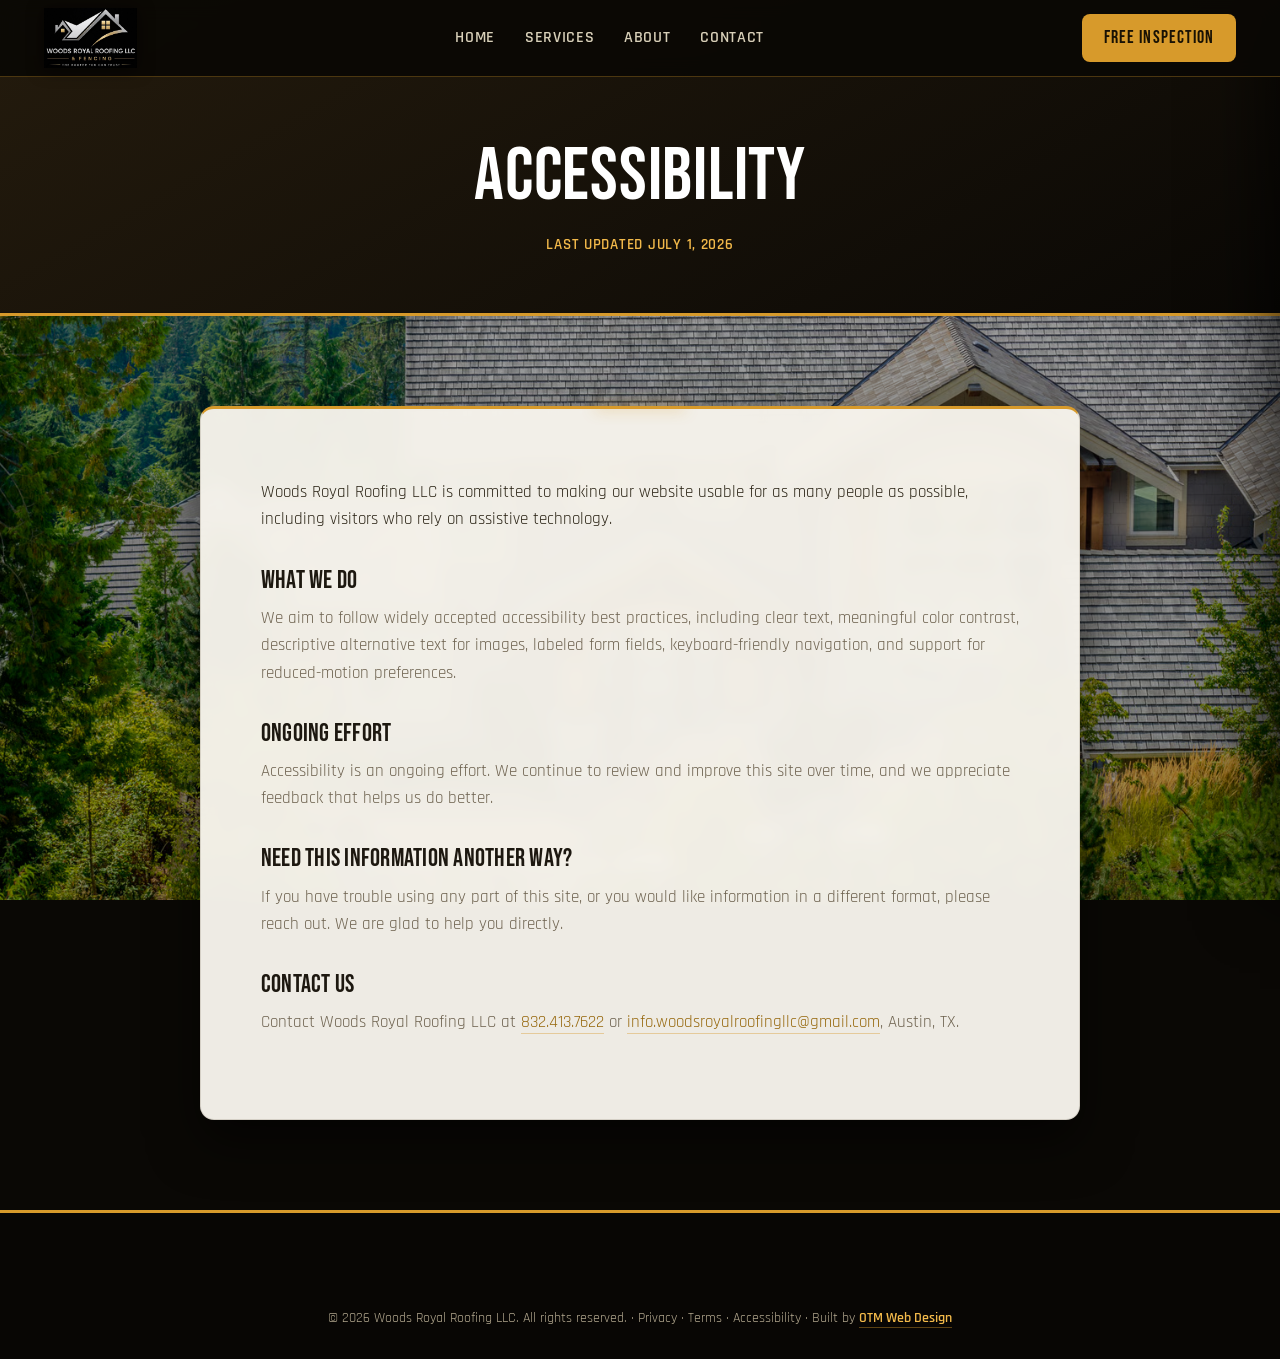
<file: accessibility.html>
<!DOCTYPE html>
<html lang="en">
<head>
  <meta charset="UTF-8">
  <meta name="viewport" content="width=device-width, initial-scale=1.0">

  <title>Accessibility | Woods Royal Roofing LLC</title>
  <meta name="description" content="Accessibility statement for the Woods Royal Roofing LLC website.">
  <link rel="canonical" href="https://one-true-mission.github.io/woods-royal-roofing/accessibility.html">
  <link rel="icon" type="image/png" href="assets/favicon.png">
  <meta name="robots" content="noindex">

  <link rel="preconnect" href="https://fonts.googleapis.com">
  <link rel="preconnect" href="https://fonts.gstatic.com" crossorigin>
  <link href="https://fonts.googleapis.com/css2?family=Bebas+Neue&family=Rajdhani:wght@400;500;600;700&display=swap" rel="stylesheet">

  <link rel="stylesheet" href="styles.css">
</head>
<body data-page="accessibility">

  <nav class="nav">
    <div class="nav-inner">
      <a class="brand" href="index.html" aria-label="Woods Royal Roofing home">
        <img src="assets/logo.png" alt="Woods Royal Roofing LLC and Fencing logo" onerror="this.style.display='none'">
      </a>
      <ul class="nav-links">
        <li><a href="index.html" data-nav="home">Home</a></li>
        <li><a href="services.html" data-nav="services">Services</a></li>
        <li><a href="about.html" data-nav="about">About</a></li>
        <li><a href="book.html" data-nav="book">Contact</a></li>
      </ul>
      <a href="book.html" class="nav-cta">Free Inspection</a>
      <button class="hamburger" aria-label="Open menu" aria-expanded="false"><span></span><span></span><span></span></button>
    </div>
  </nav>

  <div class="nav-backdrop"></div>
  <aside class="mobile-menu" aria-label="Mobile navigation">
    <a href="index.html" data-nav="home">Home</a>
    <a href="services.html" data-nav="services">Services</a>
    <a href="about.html" data-nav="about">About</a>
    <a href="book.html" data-nav="book">Contact</a>
    <a href="book.html" class="btn">Free Inspection</a>
  </aside>

  <header class="page-hero page-hero--short">
    <div class="inner">
      <h1>Accessibility</h1>
      <p>Last updated July 1, 2026</p>
    </div>
  </header>

  <section>
    <div class="container container--prose">
      <div class="prose">
        <p>Woods Royal Roofing LLC is committed to making our website usable for as many people as possible, including visitors who rely on assistive technology.</p>

        <h2>What We Do</h2>
        <p>We aim to follow widely accepted accessibility best practices, including clear text, meaningful color contrast, descriptive alternative text for images, labeled form fields, keyboard-friendly navigation, and support for reduced-motion preferences.</p>

        <h2>Ongoing Effort</h2>
        <p>Accessibility is an ongoing effort. We continue to review and improve this site over time, and we appreciate feedback that helps us do better.</p>

        <h2>Need This Information Another Way?</h2>
        <p>If you have trouble using any part of this site, or you would like information in a different format, please reach out. We are glad to help you directly.</p>

        <h2>Contact Us</h2>
        <p>Contact Woods Royal Roofing LLC at <a href="tel:+18324137622">832.413.7622</a> or <a href="mailto:info.woodsroyalroofingllc@gmail.com">info.woodsroyalroofingllc@gmail.com</a>, Austin, TX.</p>
      </div>
    </div>
  </section>

  <footer class="footer">
    <div class="footer-bottom footer-bottom--solo">
      <div>&copy; 2026 Woods Royal Roofing LLC. All rights reserved. &middot;
        <a href="privacy.html">Privacy</a> &middot;
        <a href="terms.html">Terms</a> &middot;
        <a href="accessibility.html">Accessibility</a> &middot;
        Built by <a href="https://otm-designs.com" target="_blank" rel="noopener">OTM Web Design</a>
      </div>
    </div>
  </footer>

  <a href="tel:+18324137622" class="call-bar">Call Now &middot; 832.413.7622</a>

  <script src="script.js"></script>
</body>
</html>
</file>
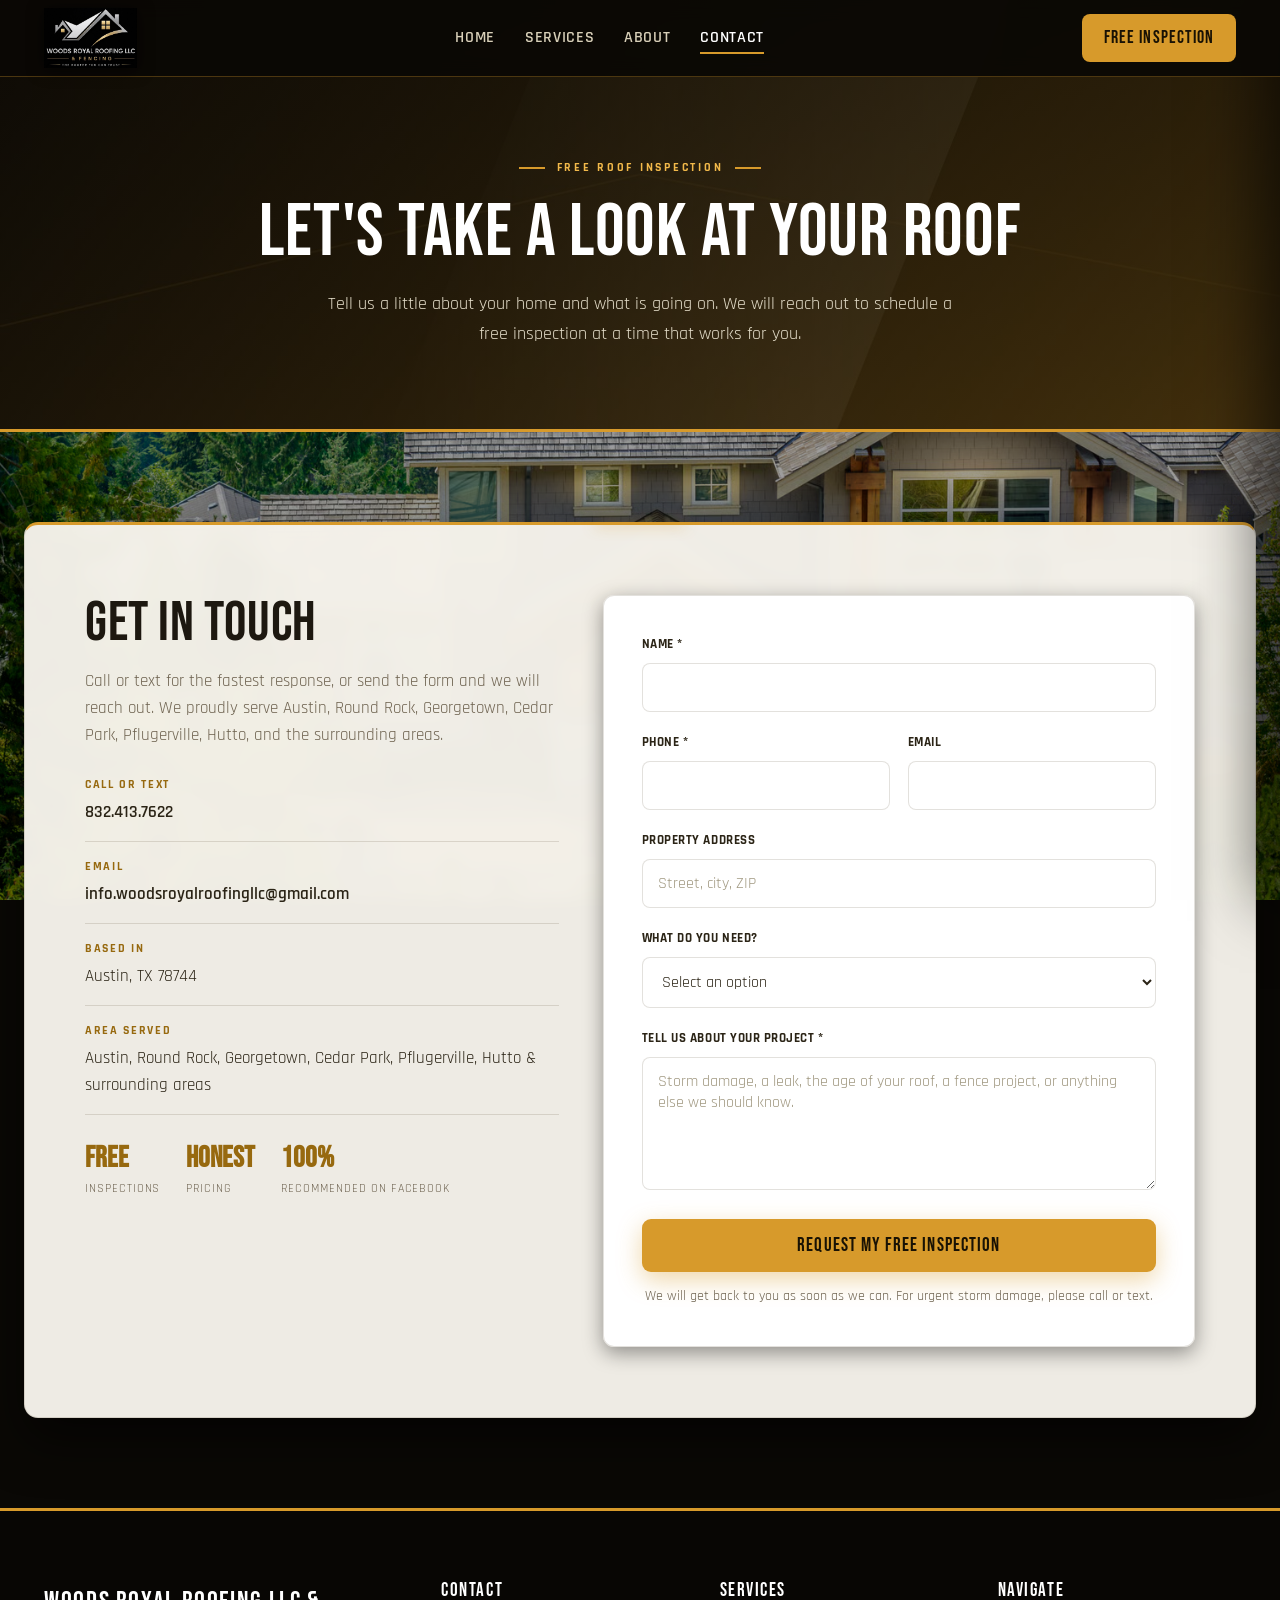
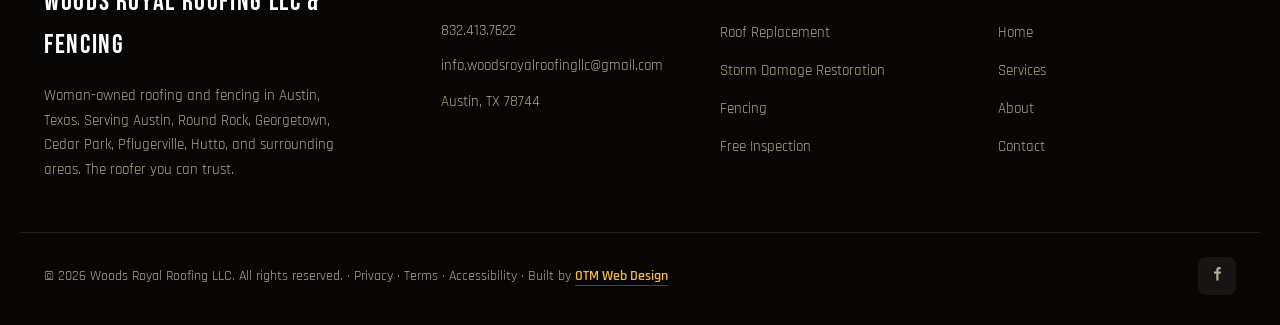
<file: book.html>
<!DOCTYPE html>
<html lang="en">
<head>
  <meta charset="UTF-8">
  <meta name="viewport" content="width=device-width, initial-scale=1.0">

  <title>Contact &amp; Free Roof Inspection | Woods Royal Roofing, Austin TX</title>
  <meta name="description" content="Contact Woods Royal Roofing LLC for a free roof inspection in Austin, TX. Call 832.413.7622 or send the form and we will reach out. Serving Austin, Round Rock, Georgetown, Cedar Park, Pflugerville, and Hutto.">
  <link rel="canonical" href="https://one-true-mission.github.io/woods-royal-roofing/book.html">
  <link rel="icon" type="image/png" href="assets/favicon.png">

  <link rel="preconnect" href="https://fonts.googleapis.com">
  <link rel="preconnect" href="https://fonts.gstatic.com" crossorigin>
  <link href="https://fonts.googleapis.com/css2?family=Bebas+Neue&family=Rajdhani:wght@400;500;600;700&display=swap" rel="stylesheet">

  <meta property="og:type" content="website">
  <meta property="og:site_name" content="Woods Royal Roofing LLC &amp; Fencing">
  <meta property="og:title" content="Contact &amp; Free Roof Inspection | Woods Royal Roofing">
  <meta property="og:description" content="Call 832.413.7622 for your free roof inspection. Woman-owned, serving Austin and surrounding areas.">
  <meta property="og:url" content="https://one-true-mission.github.io/woods-royal-roofing/book.html">
  <meta property="og:image" content="https://one-true-mission.github.io/woods-royal-roofing/assets/og-image.jpg">
  <meta name="twitter:card" content="summary_large_image">
  <meta name="twitter:title" content="Contact &amp; Free Roof Inspection | Woods Royal Roofing">
  <meta name="twitter:description" content="Free roof inspections across Austin and Central Texas. Call 832.413.7622.">
  <meta name="twitter:image" content="https://one-true-mission.github.io/woods-royal-roofing/assets/og-image.jpg">

  <link rel="stylesheet" href="styles.css">
</head>
<body data-page="book">

  <nav class="nav">
    <div class="nav-inner">
      <a class="brand" href="index.html" aria-label="Woods Royal Roofing home">
        <img src="assets/logo.png" alt="Woods Royal Roofing LLC and Fencing logo" onerror="this.style.display='none'">
      </a>
      <ul class="nav-links">
        <li><a href="index.html" data-nav="home">Home</a></li>
        <li><a href="services.html" data-nav="services">Services</a></li>
        <li><a href="about.html" data-nav="about">About</a></li>
        <li><a href="book.html" data-nav="book">Contact</a></li>
      </ul>
      <a href="book.html" class="nav-cta">Free Inspection</a>
      <button class="hamburger" aria-label="Open menu" aria-expanded="false"><span></span><span></span><span></span></button>
    </div>
  </nav>

  <div class="nav-backdrop"></div>
  <aside class="mobile-menu" aria-label="Mobile navigation">
    <a href="index.html" data-nav="home">Home</a>
    <a href="services.html" data-nav="services">Services</a>
    <a href="about.html" data-nav="about">About</a>
    <a href="book.html" data-nav="book">Contact</a>
    <a href="book.html" class="btn">Free Inspection</a>
  </aside>

  <header class="page-hero" style="background-image:url('assets/hero-book.jpg')">
    <div class="inner">
      <span class="eyebrow eyebrow--center">Free Roof Inspection</span>
      <h1>Let's Take A Look At Your Roof</h1>
      <p>Tell us a little about your home and what is going on. We will reach out to schedule a free inspection at a time that works for you.</p>
    </div>
  </header>

  <section>
    <div class="container">
      <div class="contact-grid">
        <div class="contact-info">
          <h2>Get In Touch</h2>
          <p>Call or text for the fastest response, or send the form and we will reach out. We proudly serve Austin, Round Rock, Georgetown, Cedar Park, Pflugerville, Hutto, and the surrounding areas.</p>
          <ul class="contact-list">
            <li>
              <span class="contact-label">Call or Text</span>
              <a href="tel:+18324137622">832.413.7622</a>
            </li>
            <li>
              <span class="contact-label">Email</span>
              <a href="mailto:info.woodsroyalroofingllc@gmail.com">info.woodsroyalroofingllc@gmail.com</a>
            </li>
            <li>
              <span class="contact-label">Based In</span>
              <span>Austin, TX 78744</span>
            </li>
            <li>
              <span class="contact-label">Area Served</span>
              <span>Austin, Round Rock, Georgetown, Cedar Park, Pflugerville, Hutto &amp; surrounding areas</span>
            </li>
          </ul>
          <div class="contact-trust">
            <div><strong>Free</strong><span>Inspections</span></div>
            <div><strong>Honest</strong><span>Pricing</span></div>
            <div><strong>100%</strong><span>Recommended on Facebook</span></div>
          </div>
        </div>

        <div class="form-card">
          <form action="https://formspree.io/f/YOUR_FORMSPREE_ENDPOINT_HERE" method="POST" data-form>
            <input type="hidden" name="_next" value="https://one-true-mission.github.io/woods-royal-roofing/thank-you.html">
            <input type="hidden" name="_subject" value="New roof inspection request from Woods Royal Roofing website">
            <input type="text" name="_gotcha" style="display:none" tabindex="-1" autocomplete="off">

            <div class="field">
              <label for="name">Name <span aria-hidden="true">*</span></label>
              <input id="name" name="name" type="text" required>
            </div>
            <div class="field-row">
              <div class="field">
                <label for="phone">Phone <span aria-hidden="true">*</span></label>
                <input id="phone" name="phone" type="tel" required>
              </div>
              <div class="field">
                <label for="email">Email</label>
                <input id="email" name="email" type="email">
              </div>
            </div>
            <div class="field">
              <label for="address">Property Address</label>
              <input id="address" name="address" type="text" placeholder="Street, city, ZIP">
            </div>
            <div class="field">
              <label for="service">What Do You Need?</label>
              <select id="service" name="service">
                <option value="">Select an option</option>
                <option>Free Roof Inspection</option>
                <option>Storm Damage</option>
                <option>Roof Replacement</option>
                <option>Roof Repair / Leak</option>
                <option>Insurance Claim Help</option>
                <option>New Construction</option>
                <option>Multi-Family / Commercial</option>
                <option>Fencing</option>
                <option>Not Sure / Need Advice</option>
              </select>
            </div>
            <div class="field">
              <label for="message">Tell Us About Your Project <span aria-hidden="true">*</span></label>
              <textarea id="message" name="message" rows="5" required placeholder="Storm damage, a leak, the age of your roof, a fence project, or anything else we should know."></textarea>
            </div>
            <button type="submit" class="btn btn-primary btn-block">Request My Free Inspection</button>
            <p class="form-fineprint">We will get back to you as soon as we can. For urgent storm damage, please call or text.</p>
          </form>
        </div>
      </div>
    </div>
  </section>

  <footer class="footer">
    <div class="footer-grid">
      <div class="footer-brand">
        <span class="brand-mark">WOODS ROYAL ROOFING LLC &amp; FENCING</span>
        <p>Woman-owned roofing and fencing in Austin, Texas. Serving Austin, Round Rock, Georgetown, Cedar Park, Pflugerville, Hutto, and surrounding areas. The roofer you can trust.</p>
      </div>
      <div>
        <h4>Contact</h4>
        <ul class="footer-contact">
          <li><a href="tel:+18324137622">832.413.7622</a></li>
          <li><a href="mailto:info.woodsroyalroofingllc@gmail.com">info.woodsroyalroofingllc@gmail.com</a></li>
          <li><span>Austin, TX 78744</span></li>
        </ul>
      </div>
      <div>
        <h4>Services</h4>
        <ul>
          <li><a href="services.html">Roof Replacement</a></li>
          <li><a href="services.html">Storm Damage Restoration</a></li>
          <li><a href="services.html">Fencing</a></li>
          <li><a href="book.html">Free Inspection</a></li>
        </ul>
      </div>
      <div>
        <h4>Navigate</h4>
        <ul>
          <li><a href="index.html">Home</a></li>
          <li><a href="services.html">Services</a></li>
          <li><a href="about.html">About</a></li>
          <li><a href="book.html">Contact</a></li>
        </ul>
      </div>
    </div>
    <div class="footer-bottom">
      <div>&copy; 2026 Woods Royal Roofing LLC. All rights reserved. &middot;
        <a href="privacy.html">Privacy</a> &middot;
        <a href="terms.html">Terms</a> &middot;
        <a href="accessibility.html">Accessibility</a> &middot;
        Built by <a href="https://otm-designs.com" target="_blank" rel="noopener">OTM Web Design</a>
      </div>
      <div class="footer-social">
        <a href="https://www.facebook.com/" target="_blank" rel="noopener" aria-label="Woods Royal Roofing on Facebook">
          <svg viewBox="0 0 24 24" fill="currentColor"><path d="M14 9h3l.5-3H14V4.5c0-.9.3-1.5 1.6-1.5H17V.3C16.7.2 15.8 0 14.7 0 12.3 0 11 1.4 11 4v2H8v3h3v9h3z"/></svg>
        </a>
      </div>
    </div>
  </footer>

  <a href="tel:+18324137622" class="call-bar">Call Now &middot; 832.413.7622</a>

  <script src="script.js"></script>
</body>
</html>
</file>
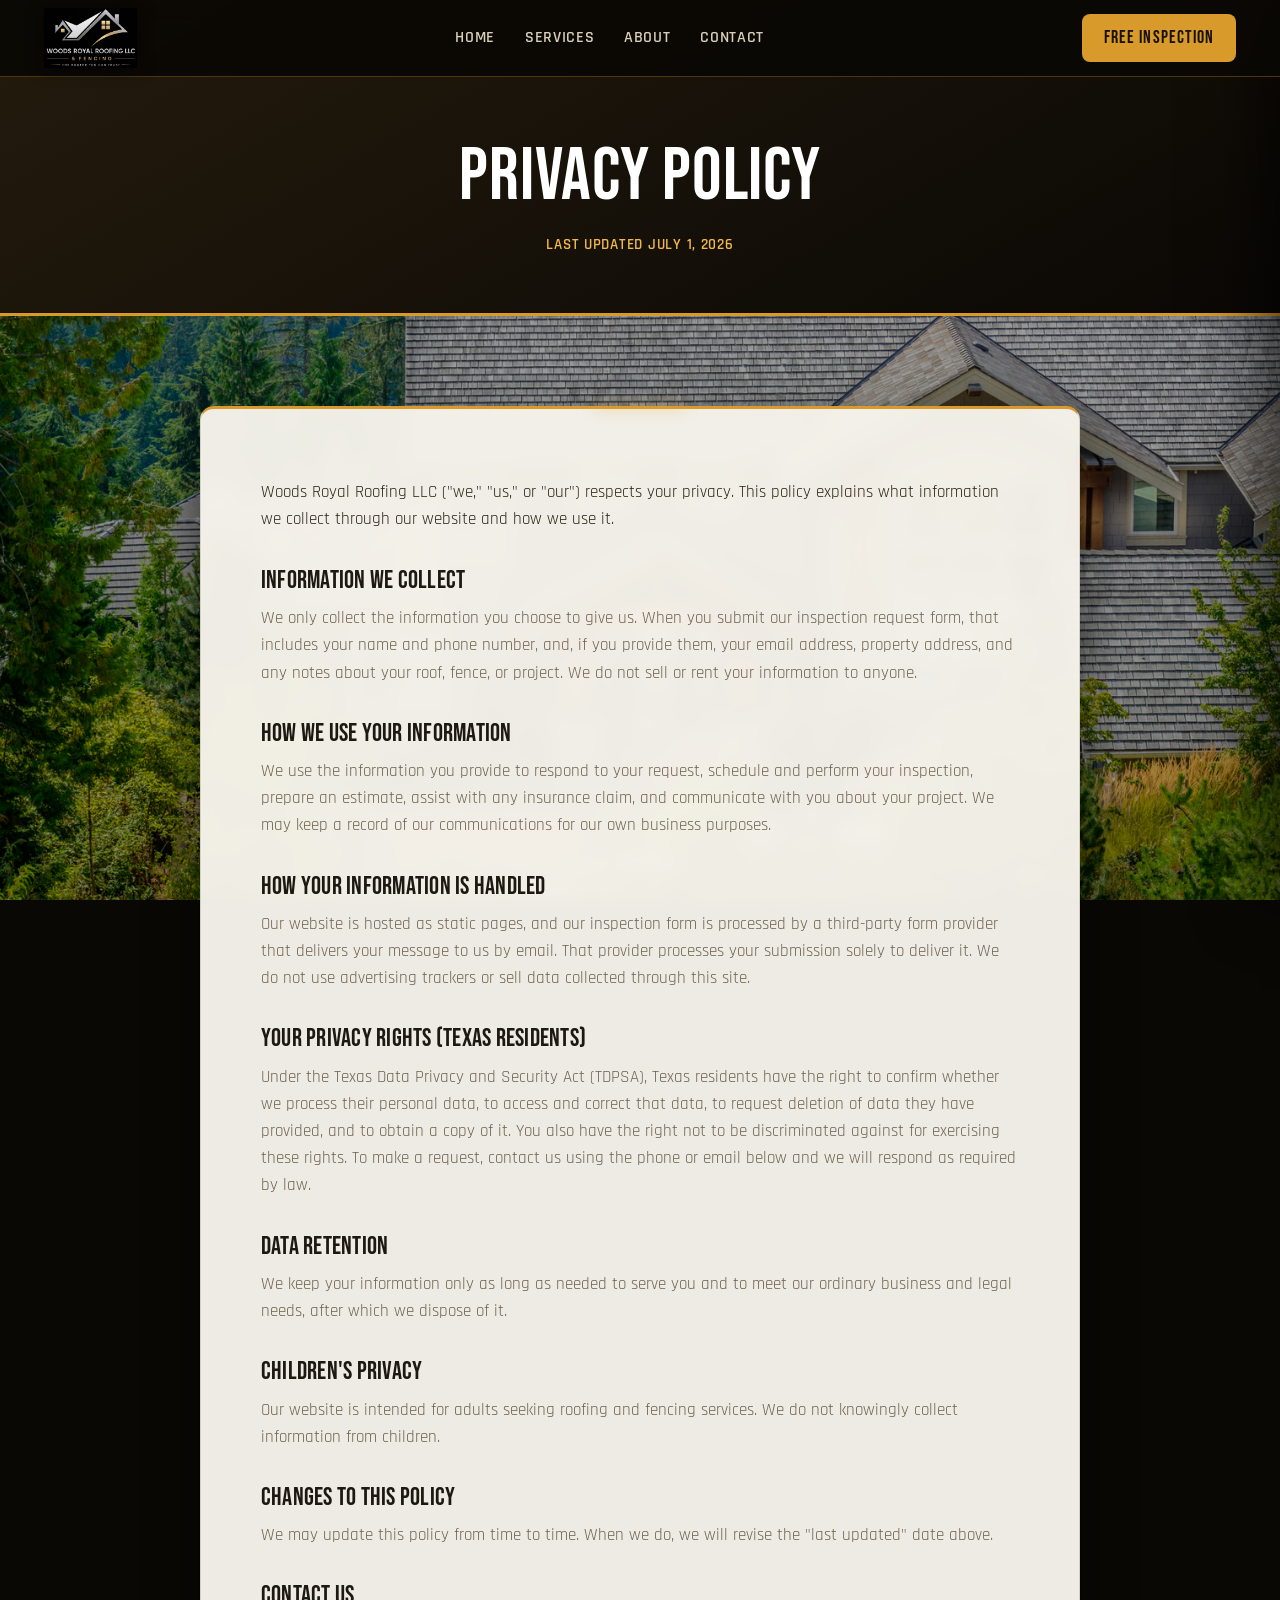
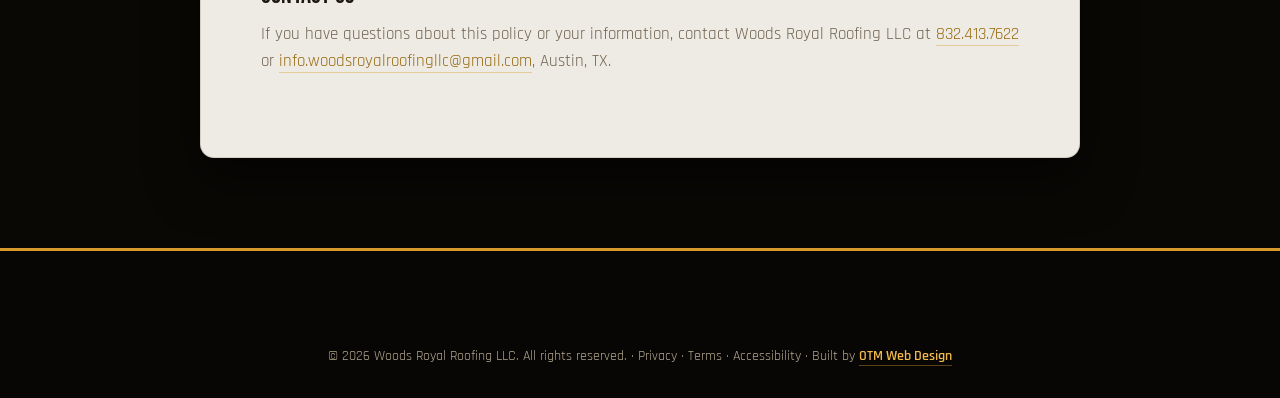
<file: privacy.html>
<!DOCTYPE html>
<html lang="en">
<head>
  <meta charset="UTF-8">
  <meta name="viewport" content="width=device-width, initial-scale=1.0">

  <title>Privacy Policy | Woods Royal Roofing LLC</title>
  <meta name="description" content="Privacy policy for Woods Royal Roofing LLC, describing how we collect and use the information you share through our website.">
  <link rel="canonical" href="https://one-true-mission.github.io/woods-royal-roofing/privacy.html">
  <link rel="icon" type="image/png" href="assets/favicon.png">
  <meta name="robots" content="noindex">

  <link rel="preconnect" href="https://fonts.googleapis.com">
  <link rel="preconnect" href="https://fonts.gstatic.com" crossorigin>
  <link href="https://fonts.googleapis.com/css2?family=Bebas+Neue&family=Rajdhani:wght@400;500;600;700&display=swap" rel="stylesheet">

  <link rel="stylesheet" href="styles.css">
</head>
<body data-page="privacy">

  <nav class="nav">
    <div class="nav-inner">
      <a class="brand" href="index.html" aria-label="Woods Royal Roofing home">
        <img src="assets/logo.png" alt="Woods Royal Roofing LLC and Fencing logo" onerror="this.style.display='none'">
      </a>
      <ul class="nav-links">
        <li><a href="index.html" data-nav="home">Home</a></li>
        <li><a href="services.html" data-nav="services">Services</a></li>
        <li><a href="about.html" data-nav="about">About</a></li>
        <li><a href="book.html" data-nav="book">Contact</a></li>
      </ul>
      <a href="book.html" class="nav-cta">Free Inspection</a>
      <button class="hamburger" aria-label="Open menu" aria-expanded="false"><span></span><span></span><span></span></button>
    </div>
  </nav>

  <div class="nav-backdrop"></div>
  <aside class="mobile-menu" aria-label="Mobile navigation">
    <a href="index.html" data-nav="home">Home</a>
    <a href="services.html" data-nav="services">Services</a>
    <a href="about.html" data-nav="about">About</a>
    <a href="book.html" data-nav="book">Contact</a>
    <a href="book.html" class="btn">Free Inspection</a>
  </aside>

  <header class="page-hero page-hero--short">
    <div class="inner">
      <h1>Privacy Policy</h1>
      <p>Last updated July 1, 2026</p>
    </div>
  </header>

  <section>
    <div class="container container--prose">
      <div class="prose">
        <p>Woods Royal Roofing LLC ("we," "us," or "our") respects your privacy. This policy explains what information we collect through our website and how we use it.</p>

        <h2>Information We Collect</h2>
        <p>We only collect the information you choose to give us. When you submit our inspection request form, that includes your name and phone number, and, if you provide them, your email address, property address, and any notes about your roof, fence, or project. We do not sell or rent your information to anyone.</p>

        <h2>How We Use Your Information</h2>
        <p>We use the information you provide to respond to your request, schedule and perform your inspection, prepare an estimate, assist with any insurance claim, and communicate with you about your project. We may keep a record of our communications for our own business purposes.</p>

        <h2>How Your Information Is Handled</h2>
        <p>Our website is hosted as static pages, and our inspection form is processed by a third-party form provider that delivers your message to us by email. That provider processes your submission solely to deliver it. We do not use advertising trackers or sell data collected through this site.</p>

        <h2>Your Privacy Rights (Texas Residents)</h2>
        <p>Under the Texas Data Privacy and Security Act (TDPSA), Texas residents have the right to confirm whether we process their personal data, to access and correct that data, to request deletion of data they have provided, and to obtain a copy of it. You also have the right not to be discriminated against for exercising these rights. To make a request, contact us using the phone or email below and we will respond as required by law.</p>

        <h2>Data Retention</h2>
        <p>We keep your information only as long as needed to serve you and to meet our ordinary business and legal needs, after which we dispose of it.</p>

        <h2>Children's Privacy</h2>
        <p>Our website is intended for adults seeking roofing and fencing services. We do not knowingly collect information from children.</p>

        <h2>Changes to This Policy</h2>
        <p>We may update this policy from time to time. When we do, we will revise the "last updated" date above.</p>

        <h2>Contact Us</h2>
        <p>If you have questions about this policy or your information, contact Woods Royal Roofing LLC at <a href="tel:+18324137622">832.413.7622</a> or <a href="mailto:info.woodsroyalroofingllc@gmail.com">info.woodsroyalroofingllc@gmail.com</a>, Austin, TX.</p>
      </div>
    </div>
  </section>

  <footer class="footer">
    <div class="footer-bottom footer-bottom--solo">
      <div>&copy; 2026 Woods Royal Roofing LLC. All rights reserved. &middot;
        <a href="privacy.html">Privacy</a> &middot;
        <a href="terms.html">Terms</a> &middot;
        <a href="accessibility.html">Accessibility</a> &middot;
        Built by <a href="https://otm-designs.com" target="_blank" rel="noopener">OTM Web Design</a>
      </div>
    </div>
  </footer>

  <a href="tel:+18324137622" class="call-bar">Call Now &middot; 832.413.7622</a>

  <script src="script.js"></script>
</body>
</html>
</file>
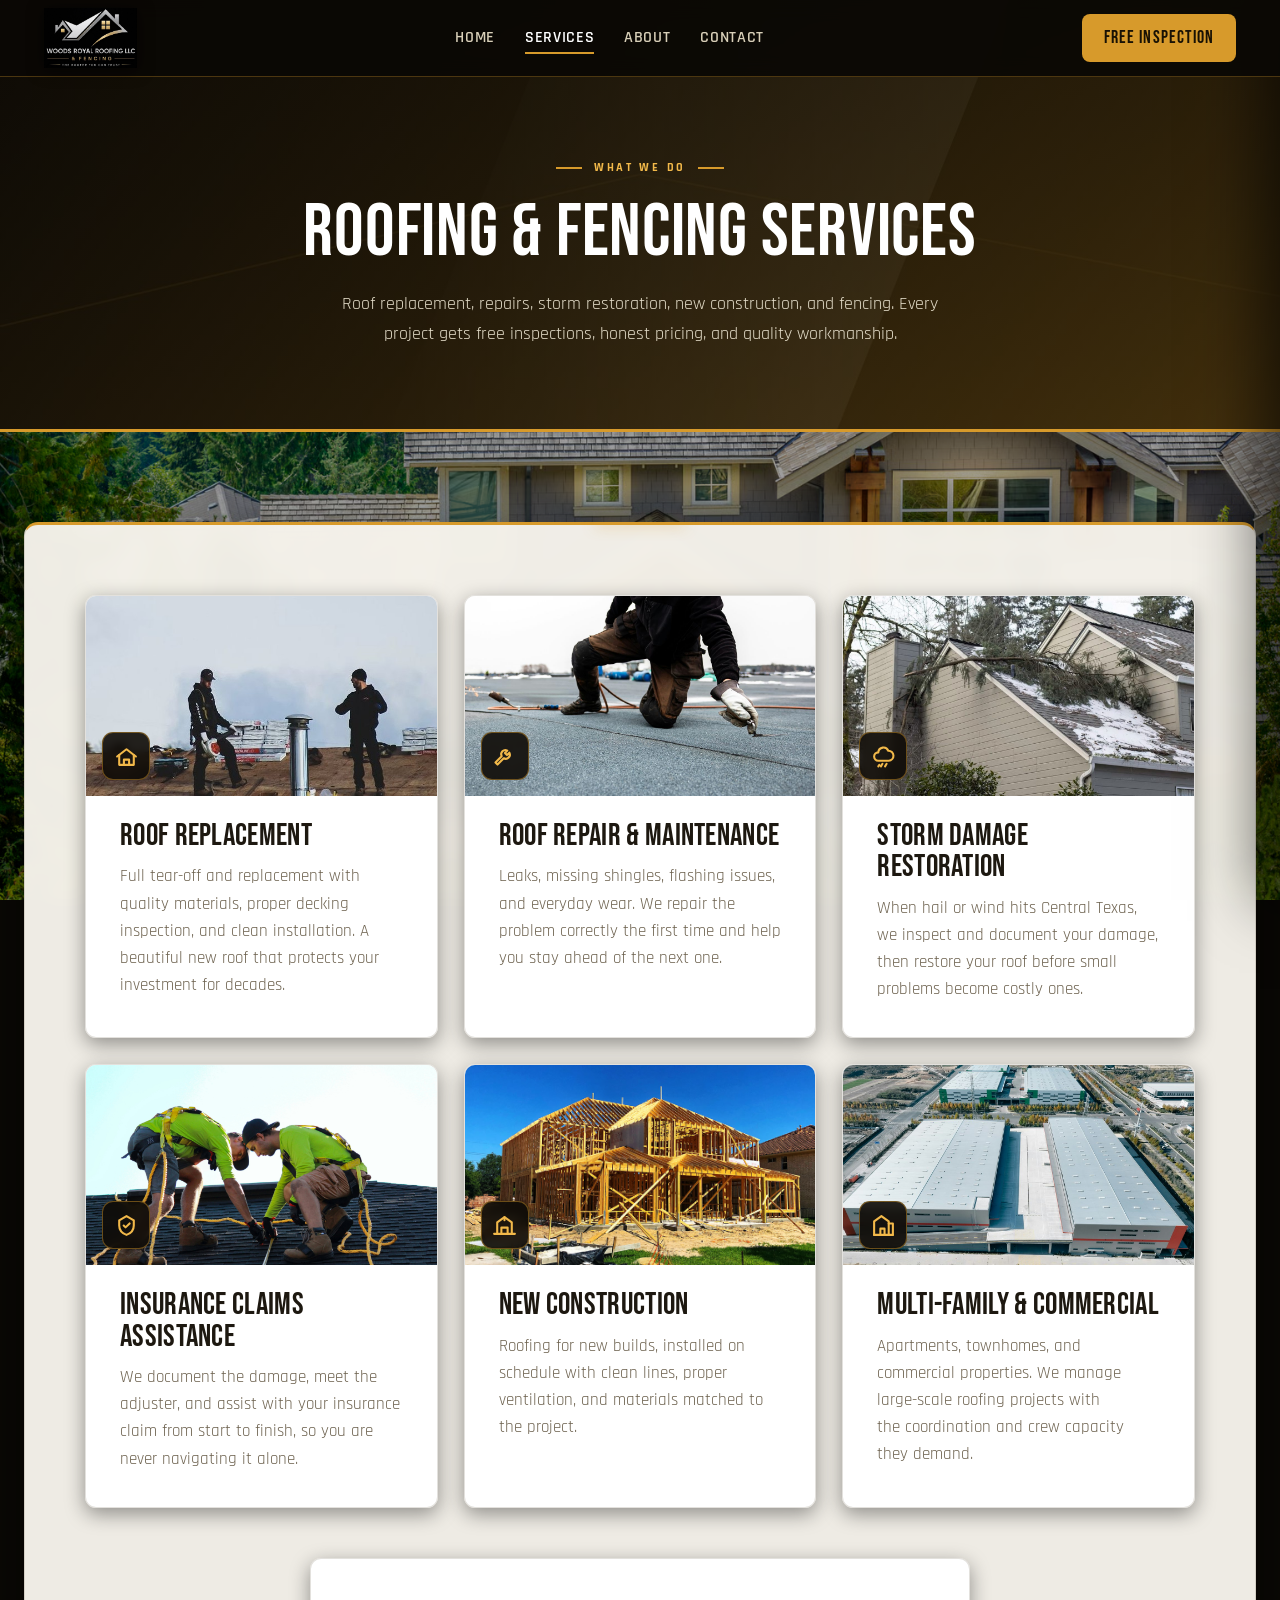
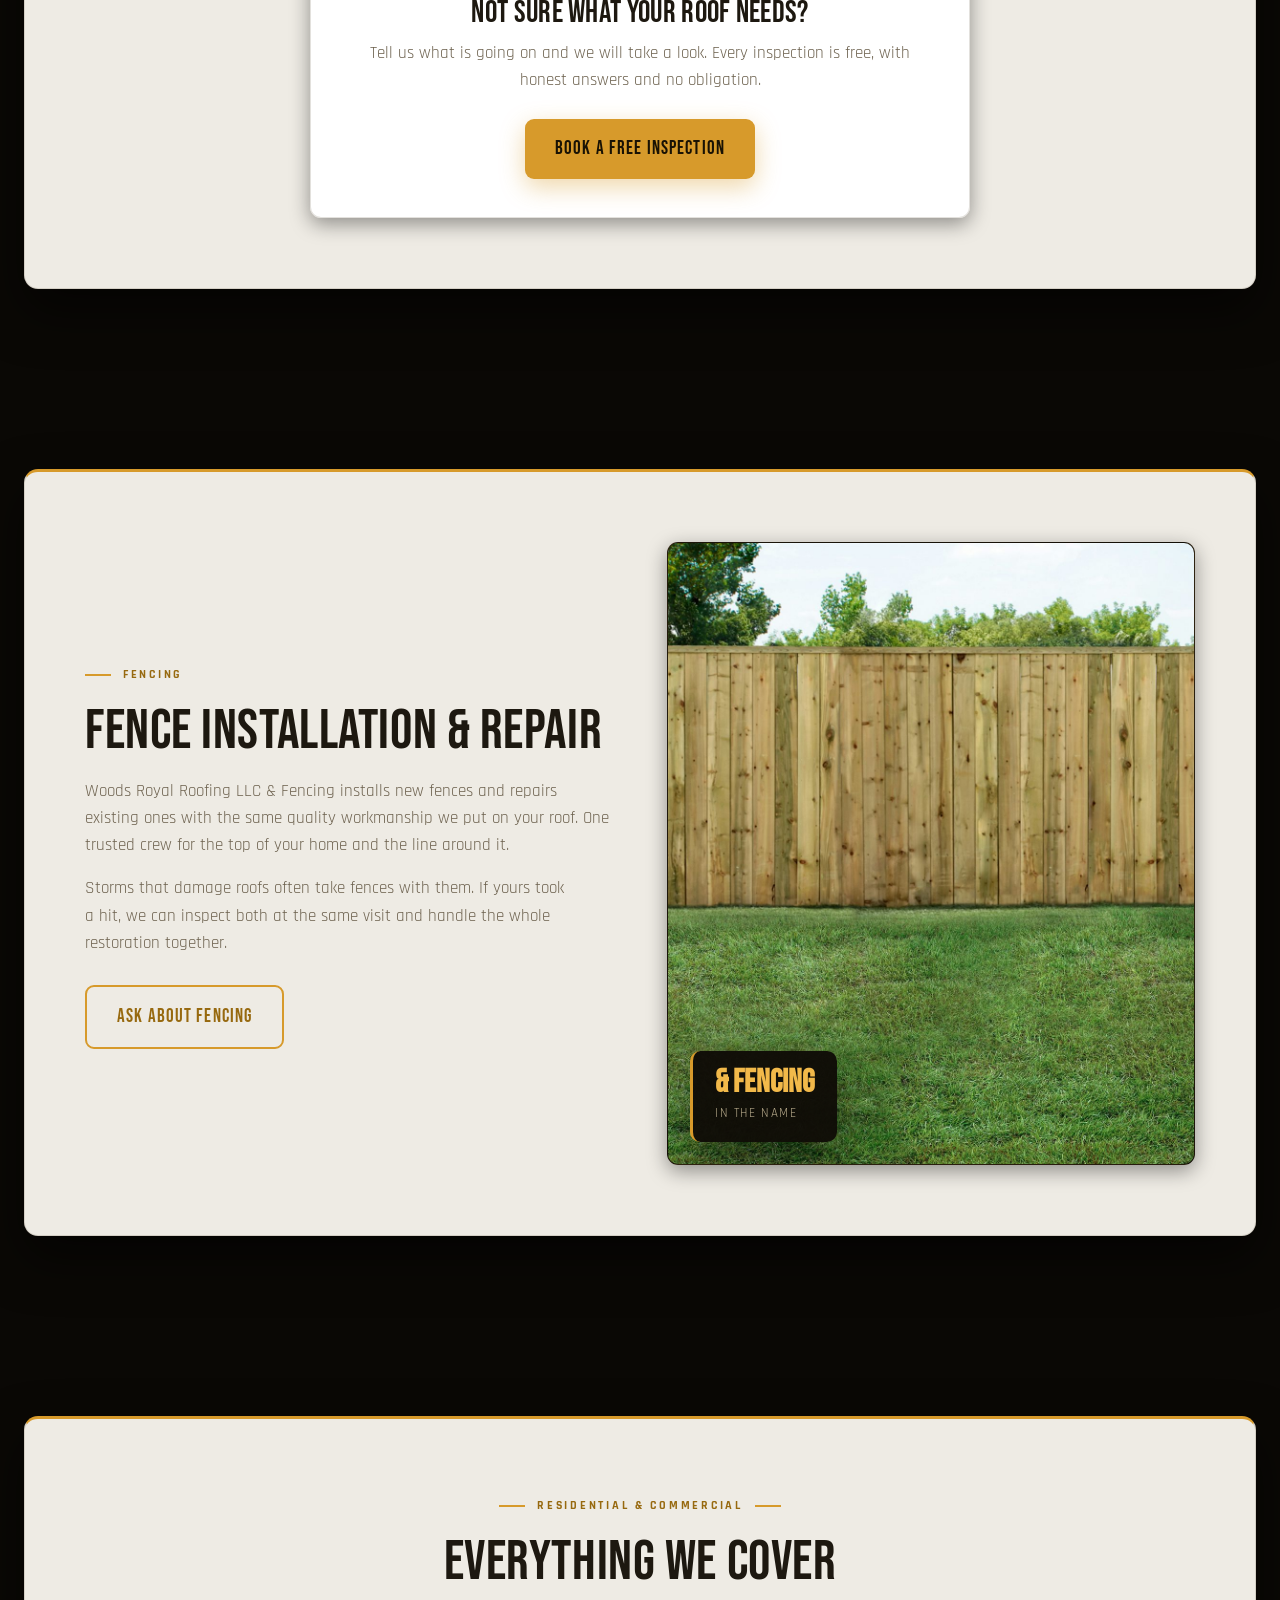
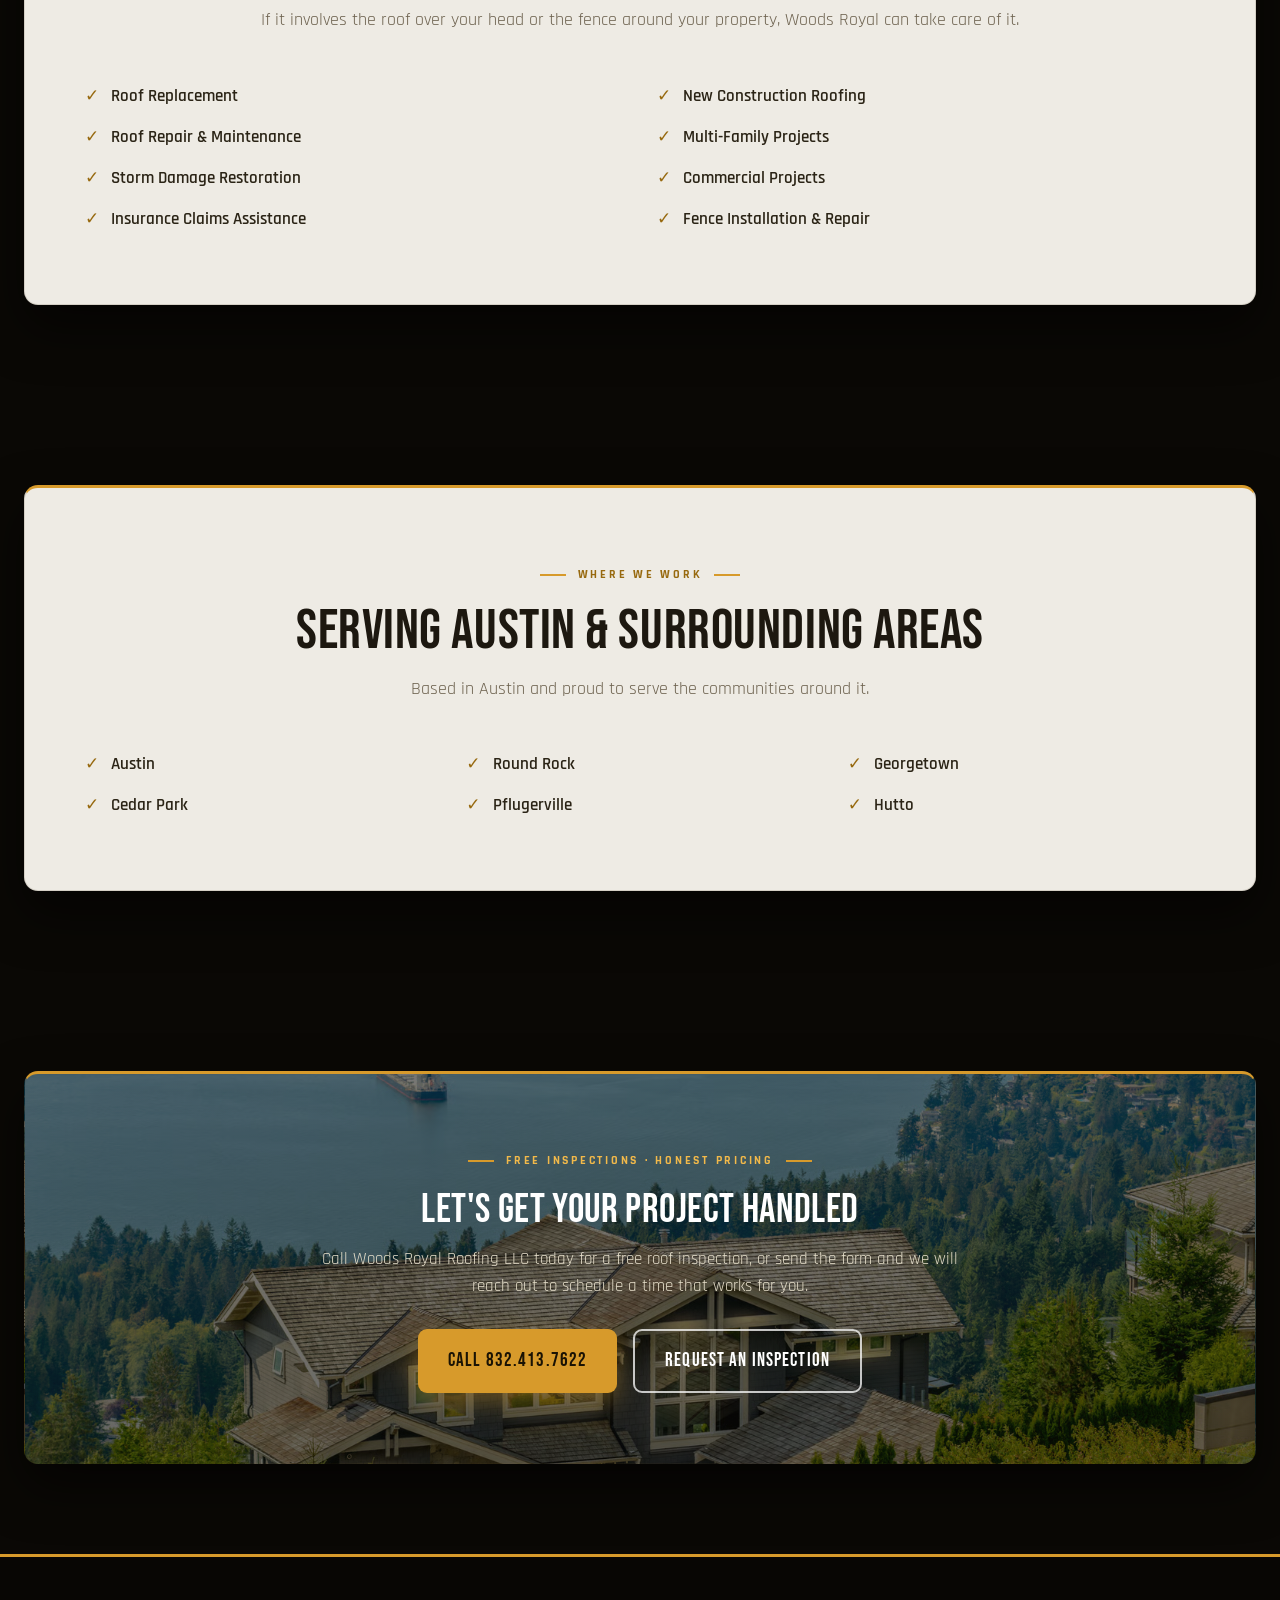
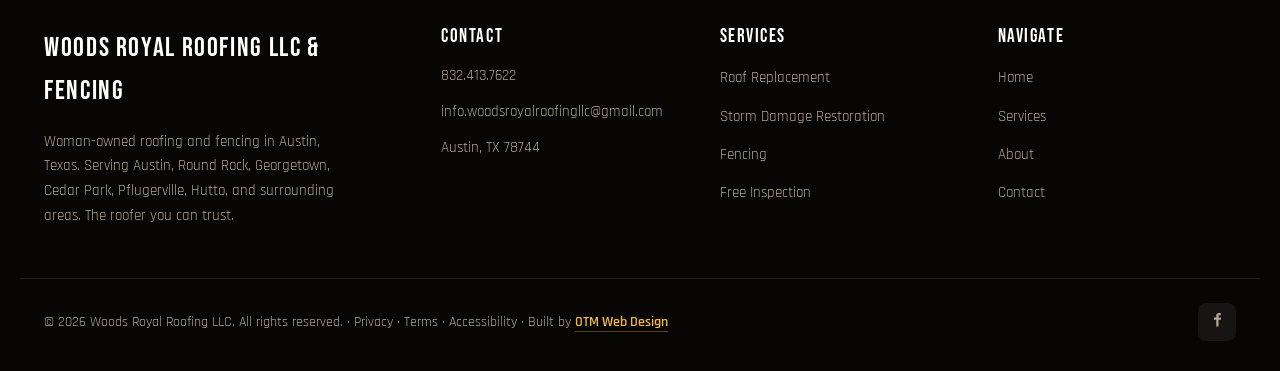
<file: services.html>
<!DOCTYPE html>
<html lang="en">
<head>
  <meta charset="UTF-8">
  <meta name="viewport" content="width=device-width, initial-scale=1.0">

  <title>Roofing &amp; Fencing Services | Woods Royal Roofing, Austin TX</title>
  <meta name="description" content="Woods Royal Roofing LLC services: roof replacement, roof repair and maintenance, storm damage restoration, insurance claims assistance, new construction, multi-family and commercial roofing, and fencing across Austin and Central Texas.">
  <link rel="canonical" href="https://one-true-mission.github.io/woods-royal-roofing/services.html">
  <link rel="icon" type="image/png" href="assets/favicon.png">

  <link rel="preconnect" href="https://fonts.googleapis.com">
  <link rel="preconnect" href="https://fonts.gstatic.com" crossorigin>
  <link href="https://fonts.googleapis.com/css2?family=Bebas+Neue&family=Rajdhani:wght@400;500;600;700&display=swap" rel="stylesheet">

  <meta property="og:type" content="website">
  <meta property="og:site_name" content="Woods Royal Roofing LLC &amp; Fencing">
  <meta property="og:title" content="Roofing &amp; Fencing Services | Woods Royal Roofing">
  <meta property="og:description" content="Roof replacement, repairs, storm damage restoration, insurance claims assistance, new construction, commercial roofing, and fencing in Austin, TX.">
  <meta property="og:url" content="https://one-true-mission.github.io/woods-royal-roofing/services.html">
  <meta property="og:image" content="https://one-true-mission.github.io/woods-royal-roofing/assets/og-image.jpg">
  <meta name="twitter:card" content="summary_large_image">
  <meta name="twitter:title" content="Roofing &amp; Fencing Services | Woods Royal Roofing">
  <meta name="twitter:description" content="Roofing, storm restoration, insurance claims assistance, and fencing across Austin and Central Texas.">
  <meta name="twitter:image" content="https://one-true-mission.github.io/woods-royal-roofing/assets/og-image.jpg">

  <link rel="stylesheet" href="styles.css">
</head>
<body data-page="services">

  <nav class="nav">
    <div class="nav-inner">
      <a class="brand" href="index.html" aria-label="Woods Royal Roofing home">
        <img src="assets/logo.png" alt="Woods Royal Roofing LLC and Fencing logo" onerror="this.style.display='none'">
      </a>
      <ul class="nav-links">
        <li><a href="index.html" data-nav="home">Home</a></li>
        <li><a href="services.html" data-nav="services">Services</a></li>
        <li><a href="about.html" data-nav="about">About</a></li>
        <li><a href="book.html" data-nav="book">Contact</a></li>
      </ul>
      <a href="book.html" class="nav-cta">Free Inspection</a>
      <button class="hamburger" aria-label="Open menu" aria-expanded="false"><span></span><span></span><span></span></button>
    </div>
  </nav>

  <div class="nav-backdrop"></div>
  <aside class="mobile-menu" aria-label="Mobile navigation">
    <a href="index.html" data-nav="home">Home</a>
    <a href="services.html" data-nav="services">Services</a>
    <a href="about.html" data-nav="about">About</a>
    <a href="book.html" data-nav="book">Contact</a>
    <a href="book.html" class="btn">Free Inspection</a>
  </aside>

  <header class="page-hero" style="background-image:url('assets/hero-services.jpg')">
    <div class="inner">
      <span class="eyebrow eyebrow--center">What We Do</span>
      <h1>Roofing &amp; Fencing Services</h1>
      <p>Roof replacement, repairs, storm restoration, new construction, and fencing. Every project gets free inspections, honest pricing, and quality workmanship.</p>
    </div>
  </header>

  <section>
    <div class="container">
      <div class="card-grid">
        <article class="card">
          <div class="card-media">
            <img src="assets/service-replacement.jpg" alt="Roofers laying new decking and shingle bundles during a full roof replacement">
            <div class="card-icon" aria-hidden="true"><svg viewBox="0 0 24 24" fill="none" stroke="currentColor" stroke-width="2" stroke-linecap="round" stroke-linejoin="round"><path d="M3 12l9-7 9 7"/><path d="M5 10.5V20h14v-9.5"/><path d="M9.5 20v-5h5v5"/></svg></div>
          </div>
          <h3>Roof Replacement</h3>
          <p>Full tear-off and replacement with quality materials, proper decking inspection, and clean installation. A beautiful new roof that protects your investment for decades.</p>
        </article>
        <article class="card">
          <div class="card-media">
            <img src="assets/service-repair.jpg" alt="Crew members measuring and repairing an asphalt shingle roof">
            <div class="card-icon" aria-hidden="true"><svg viewBox="0 0 24 24" fill="none" stroke="currentColor" stroke-width="2" stroke-linecap="round" stroke-linejoin="round"><path d="M14.7 6.3a4 4 0 0 0-5.4 5.4l-6 6 2 2 6-6a4 4 0 0 0 5.4-5.4l-2.3 2.3-2-2z"/></svg></div>
          </div>
          <h3>Roof Repair &amp; Maintenance</h3>
          <p>Leaks, missing shingles, flashing issues, and everyday wear. We repair the problem correctly the first time and help you stay ahead of the next one.</p>
        </article>
        <article class="card">
          <div class="card-media">
            <img src="assets/service-storm.jpg" alt="A fallen tree limb resting on a storm damaged residential roof">
            <div class="card-icon" aria-hidden="true"><svg viewBox="0 0 24 24" fill="none" stroke="currentColor" stroke-width="2" stroke-linecap="round" stroke-linejoin="round"><path d="M7 16a4 4 0 0 1 0-8 5 5 0 0 1 9.6-1.5A3.5 3.5 0 0 1 17 16z"/><path d="M11 19l-1.5 2.5M15 19l-1.5 2.5M8 20l-1 1.5"/></svg></div>
          </div>
          <h3>Storm Damage Restoration</h3>
          <p>When hail or wind hits Central Texas, we inspect and document your damage, then restore your roof before small problems become costly ones.</p>
        </article>
        <article class="card">
          <div class="card-media">
            <img src="assets/service-insurance.jpg" alt="A roofer inspecting and documenting roof damage for an insurance claim">
            <div class="card-icon" aria-hidden="true"><svg viewBox="0 0 24 24" fill="none" stroke="currentColor" stroke-width="2" stroke-linecap="round" stroke-linejoin="round"><path d="M12 3l7 4v5c0 4.4-3 7.6-7 9-4-1.4-7-4.6-7-9V7z"/><path d="M9.3 12l1.8 1.8L15 10"/></svg></div>
          </div>
          <h3>Insurance Claims Assistance</h3>
          <p>We document the damage, meet the adjuster, and assist with your insurance claim from start to finish, so you are never navigating it alone.</p>
        </article>
        <article class="card">
          <div class="card-media">
            <img src="assets/service-new-construction.jpg" alt="A brand new standing seam metal roof on new construction">
            <div class="card-icon" aria-hidden="true"><svg viewBox="0 0 24 24" fill="none" stroke="currentColor" stroke-width="2" stroke-linecap="round" stroke-linejoin="round"><path d="M2 20h20"/><path d="M5 20V9l7-5 7 5v11"/><path d="M9 20v-6h6v6"/><path d="M12 4v3"/></svg></div>
          </div>
          <h3>New Construction</h3>
          <p>Roofing for new builds, installed on schedule with clean lines, proper ventilation, and materials matched to the project.</p>
        </article>
        <article class="card">
          <div class="card-media">
            <img src="assets/service-commercial.jpg" alt="Aerial view of large commercial buildings with new metal roofing">
            <div class="card-icon" aria-hidden="true"><svg viewBox="0 0 24 24" fill="none" stroke="currentColor" stroke-width="2" stroke-linecap="round" stroke-linejoin="round"><path d="M3 21V8l7-5 7 5v13"/><path d="M3 21h18"/><path d="M9 21v-6h4v6"/><path d="M17 10h4v11"/></svg></div>
          </div>
          <h3>Multi-Family &amp; Commercial</h3>
          <p>Apartments, townhomes, and commercial properties. We manage large-scale roofing projects with the coordination and crew capacity they demand.</p>
        </article>
      </div>

      <div class="services-note">
        <h3>Not sure what your roof needs?</h3>
        <p>Tell us what is going on and we will take a look. Every inspection is free, with honest answers and no obligation.</p>
        <a href="book.html" class="btn btn-primary">Book A Free Inspection</a>
      </div>
    </div>
  </section>

  <!-- FENCING -->
  <section>
    <div class="container">
      <div class="intro-grid intro-grid--rev">
        <div class="intro-media">
          <img src="assets/fencing-feature.jpg" alt="A new wood privacy fence installed by Woods Royal Roofing and Fencing" onerror="this.style.display='none'">
          <div class="intro-badge">
            <strong>&amp; Fencing</strong>
            <span>In The Name</span>
          </div>
        </div>
        <div class="intro-copy">
          <span class="eyebrow">Fencing</span>
          <h2>Fence Installation &amp; Repair</h2>
          <p>Woods Royal Roofing LLC &amp; Fencing installs new fences and repairs existing ones with the same quality workmanship we put on your roof. One trusted crew for the top of your home and the line around it.</p>
          <p>Storms that damage roofs often take fences with them. If yours took a hit, we can inspect both at the same visit and handle the whole restoration together.</p>
          <div class="intro-actions">
            <a href="book.html" class="btn btn-outline">Ask About Fencing</a>
          </div>
        </div>
      </div>
    </div>
  </section>

  <!-- EVERYTHING WE COVER -->
  <section>
    <div class="container">
      <div class="section-head center">
        <span class="eyebrow eyebrow--center">Residential &amp; Commercial</span>
        <h2>Everything We Cover</h2>
        <p class="lede">If it involves the roof over your head or the fence around your property, Woods Royal can take care of it.</p>
      </div>
      <ul class="checklist">
        <li>Roof Replacement</li>
        <li>New Construction Roofing</li>
        <li>Roof Repair &amp; Maintenance</li>
        <li>Multi-Family Projects</li>
        <li>Storm Damage Restoration</li>
        <li>Commercial Projects</li>
        <li>Insurance Claims Assistance</li>
        <li>Fence Installation &amp; Repair</li>
      </ul>
    </div>
  </section>

  <!-- SERVICE AREA -->
  <section>
    <div class="container">
      <div class="section-head center">
        <span class="eyebrow eyebrow--center">Where We Work</span>
        <h2>Serving Austin &amp; Surrounding Areas</h2>
        <p class="lede">Based in Austin and proud to serve the communities around it.</p>
      </div>
      <ul class="checklist checklist--3">
        <li>Austin</li>
        <li>Round Rock</li>
        <li>Georgetown</li>
        <li>Cedar Park</li>
        <li>Pflugerville</li>
        <li>Hutto</li>
      </ul>
    </div>
  </section>

  <section>
    <div class="container cta">
      <span class="eyebrow eyebrow--center">Free Inspections &middot; Honest Pricing</span>
      <h2>Let's Get Your Project Handled</h2>
      <p>Call Woods Royal Roofing LLC today for a free roof inspection, or send the form and we will reach out to schedule a time that works for you.</p>
      <div class="cta-actions">
        <a href="tel:+18324137622" class="btn btn-primary">Call 832.413.7622</a>
        <a href="book.html" class="btn btn-outline">Request An Inspection</a>
      </div>
    </div>
  </section>

  <footer class="footer">
    <div class="footer-grid">
      <div class="footer-brand">
        <span class="brand-mark">WOODS ROYAL ROOFING LLC &amp; FENCING</span>
        <p>Woman-owned roofing and fencing in Austin, Texas. Serving Austin, Round Rock, Georgetown, Cedar Park, Pflugerville, Hutto, and surrounding areas. The roofer you can trust.</p>
      </div>
      <div>
        <h4>Contact</h4>
        <ul class="footer-contact">
          <li><a href="tel:+18324137622">832.413.7622</a></li>
          <li><a href="mailto:info.woodsroyalroofingllc@gmail.com">info.woodsroyalroofingllc@gmail.com</a></li>
          <li><span>Austin, TX 78744</span></li>
        </ul>
      </div>
      <div>
        <h4>Services</h4>
        <ul>
          <li><a href="services.html">Roof Replacement</a></li>
          <li><a href="services.html">Storm Damage Restoration</a></li>
          <li><a href="services.html">Fencing</a></li>
          <li><a href="book.html">Free Inspection</a></li>
        </ul>
      </div>
      <div>
        <h4>Navigate</h4>
        <ul>
          <li><a href="index.html">Home</a></li>
          <li><a href="services.html">Services</a></li>
          <li><a href="about.html">About</a></li>
          <li><a href="book.html">Contact</a></li>
        </ul>
      </div>
    </div>
    <div class="footer-bottom">
      <div>&copy; 2026 Woods Royal Roofing LLC. All rights reserved. &middot;
        <a href="privacy.html">Privacy</a> &middot;
        <a href="terms.html">Terms</a> &middot;
        <a href="accessibility.html">Accessibility</a> &middot;
        Built by <a href="https://otm-designs.com" target="_blank" rel="noopener">OTM Web Design</a>
      </div>
      <div class="footer-social">
        <a href="https://www.facebook.com/" target="_blank" rel="noopener" aria-label="Woods Royal Roofing on Facebook">
          <svg viewBox="0 0 24 24" fill="currentColor"><path d="M14 9h3l.5-3H14V4.5c0-.9.3-1.5 1.6-1.5H17V.3C16.7.2 15.8 0 14.7 0 12.3 0 11 1.4 11 4v2H8v3h3v9h3z"/></svg>
        </a>
      </div>
    </div>
  </footer>

  <a href="tel:+18324137622" class="call-bar">Call Now &middot; 832.413.7622</a>

  <script src="script.js"></script>
</body>
</html>
</file>
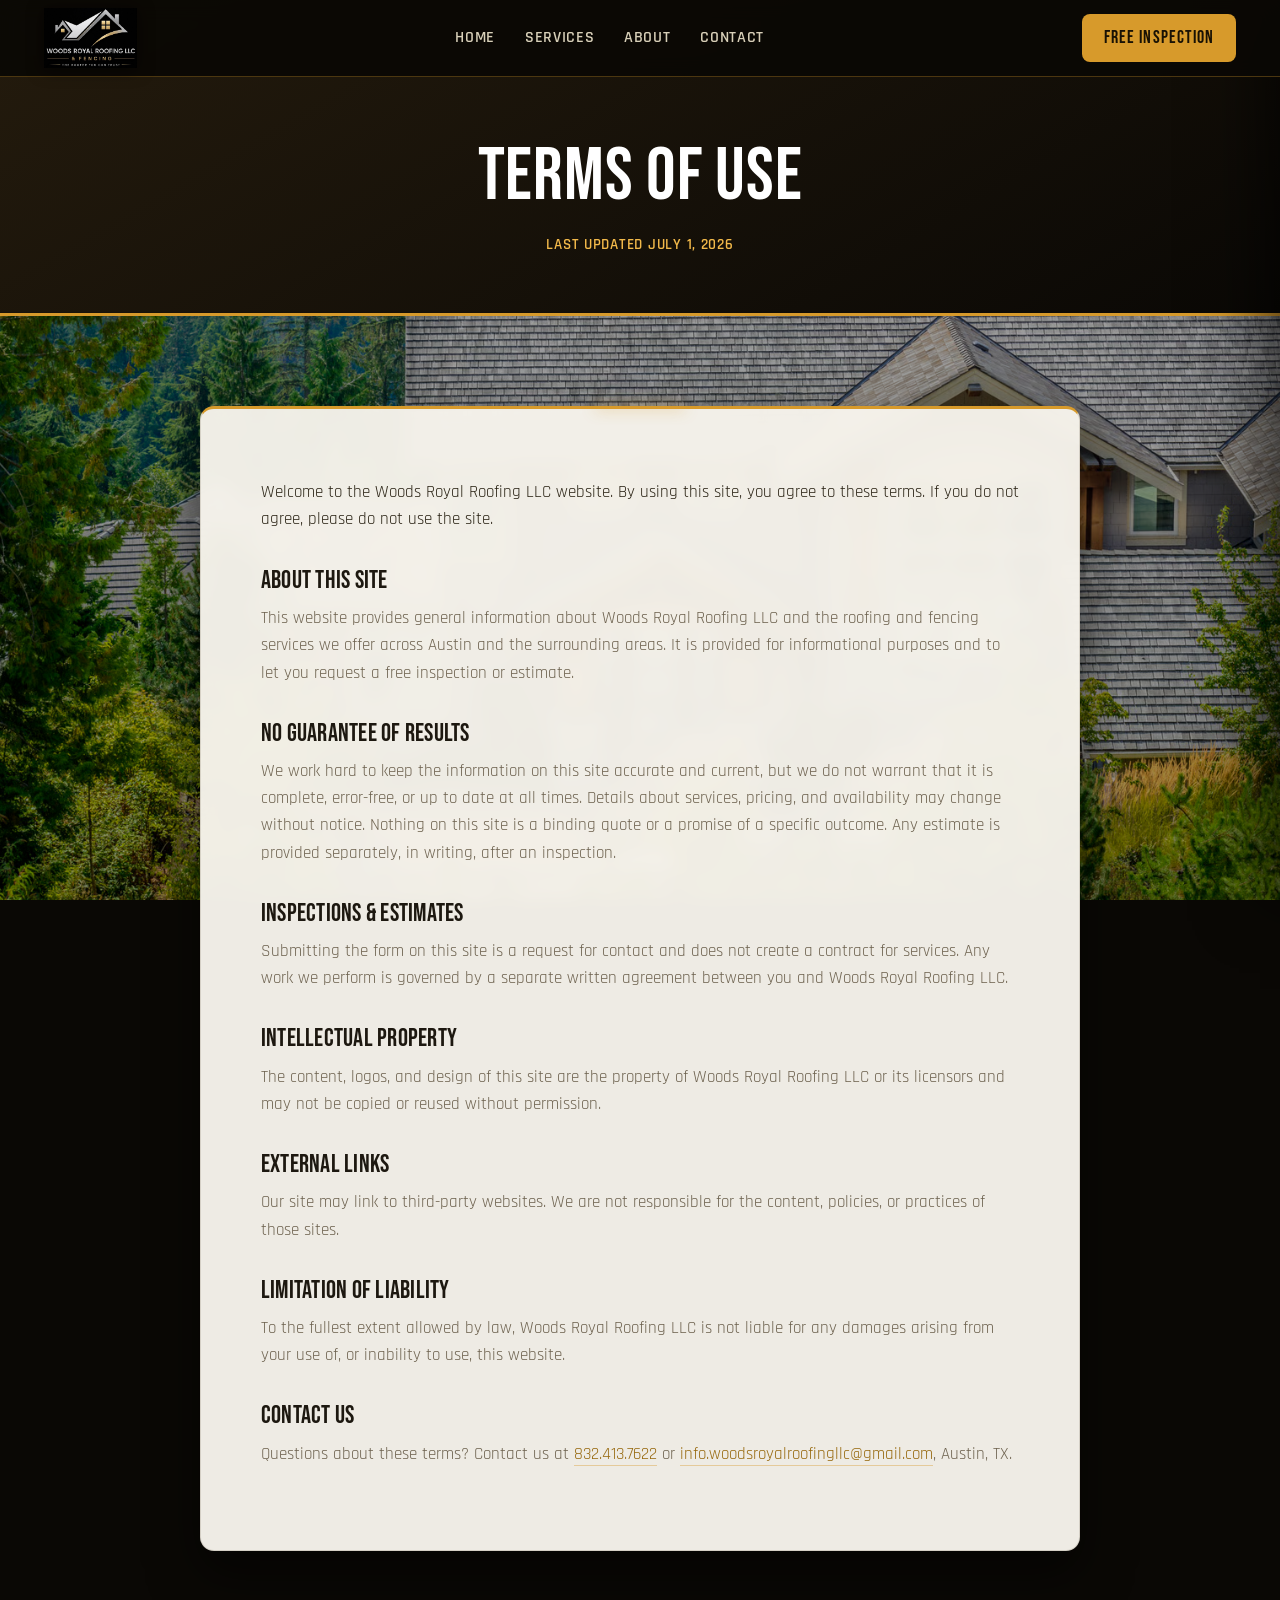
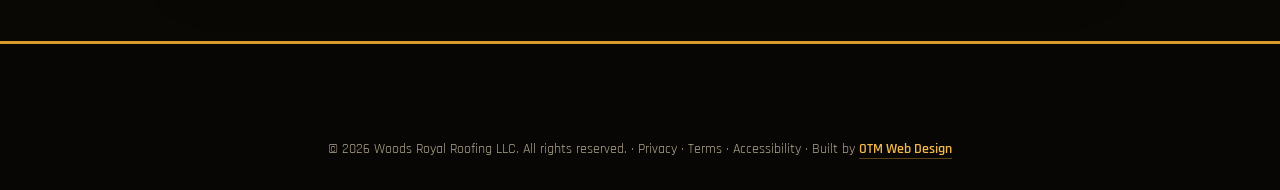
<file: terms.html>
<!DOCTYPE html>
<html lang="en">
<head>
  <meta charset="UTF-8">
  <meta name="viewport" content="width=device-width, initial-scale=1.0">

  <title>Terms of Use | Woods Royal Roofing LLC</title>
  <meta name="description" content="Terms of use for the Woods Royal Roofing LLC website.">
  <link rel="canonical" href="https://one-true-mission.github.io/woods-royal-roofing/terms.html">
  <link rel="icon" type="image/png" href="assets/favicon.png">
  <meta name="robots" content="noindex">

  <link rel="preconnect" href="https://fonts.googleapis.com">
  <link rel="preconnect" href="https://fonts.gstatic.com" crossorigin>
  <link href="https://fonts.googleapis.com/css2?family=Bebas+Neue&family=Rajdhani:wght@400;500;600;700&display=swap" rel="stylesheet">

  <link rel="stylesheet" href="styles.css">
</head>
<body data-page="terms">

  <nav class="nav">
    <div class="nav-inner">
      <a class="brand" href="index.html" aria-label="Woods Royal Roofing home">
        <img src="assets/logo.png" alt="Woods Royal Roofing LLC and Fencing logo" onerror="this.style.display='none'">
      </a>
      <ul class="nav-links">
        <li><a href="index.html" data-nav="home">Home</a></li>
        <li><a href="services.html" data-nav="services">Services</a></li>
        <li><a href="about.html" data-nav="about">About</a></li>
        <li><a href="book.html" data-nav="book">Contact</a></li>
      </ul>
      <a href="book.html" class="nav-cta">Free Inspection</a>
      <button class="hamburger" aria-label="Open menu" aria-expanded="false"><span></span><span></span><span></span></button>
    </div>
  </nav>

  <div class="nav-backdrop"></div>
  <aside class="mobile-menu" aria-label="Mobile navigation">
    <a href="index.html" data-nav="home">Home</a>
    <a href="services.html" data-nav="services">Services</a>
    <a href="about.html" data-nav="about">About</a>
    <a href="book.html" data-nav="book">Contact</a>
    <a href="book.html" class="btn">Free Inspection</a>
  </aside>

  <header class="page-hero page-hero--short">
    <div class="inner">
      <h1>Terms of Use</h1>
      <p>Last updated July 1, 2026</p>
    </div>
  </header>

  <section>
    <div class="container container--prose">
      <div class="prose">
        <p>Welcome to the Woods Royal Roofing LLC website. By using this site, you agree to these terms. If you do not agree, please do not use the site.</p>

        <h2>About This Site</h2>
        <p>This website provides general information about Woods Royal Roofing LLC and the roofing and fencing services we offer across Austin and the surrounding areas. It is provided for informational purposes and to let you request a free inspection or estimate.</p>

        <h2>No Guarantee of Results</h2>
        <p>We work hard to keep the information on this site accurate and current, but we do not warrant that it is complete, error-free, or up to date at all times. Details about services, pricing, and availability may change without notice. Nothing on this site is a binding quote or a promise of a specific outcome. Any estimate is provided separately, in writing, after an inspection.</p>

        <h2>Inspections &amp; Estimates</h2>
        <p>Submitting the form on this site is a request for contact and does not create a contract for services. Any work we perform is governed by a separate written agreement between you and Woods Royal Roofing LLC.</p>

        <h2>Intellectual Property</h2>
        <p>The content, logos, and design of this site are the property of Woods Royal Roofing LLC or its licensors and may not be copied or reused without permission.</p>

        <h2>External Links</h2>
        <p>Our site may link to third-party websites. We are not responsible for the content, policies, or practices of those sites.</p>

        <h2>Limitation of Liability</h2>
        <p>To the fullest extent allowed by law, Woods Royal Roofing LLC is not liable for any damages arising from your use of, or inability to use, this website.</p>

        <h2>Contact Us</h2>
        <p>Questions about these terms? Contact us at <a href="tel:+18324137622">832.413.7622</a> or <a href="mailto:info.woodsroyalroofingllc@gmail.com">info.woodsroyalroofingllc@gmail.com</a>, Austin, TX.</p>
      </div>
    </div>
  </section>

  <footer class="footer">
    <div class="footer-bottom footer-bottom--solo">
      <div>&copy; 2026 Woods Royal Roofing LLC. All rights reserved. &middot;
        <a href="privacy.html">Privacy</a> &middot;
        <a href="terms.html">Terms</a> &middot;
        <a href="accessibility.html">Accessibility</a> &middot;
        Built by <a href="https://otm-designs.com" target="_blank" rel="noopener">OTM Web Design</a>
      </div>
    </div>
  </footer>

  <a href="tel:+18324137622" class="call-bar">Call Now &middot; 832.413.7622</a>

  <script src="script.js"></script>
</body>
</html>
</file>
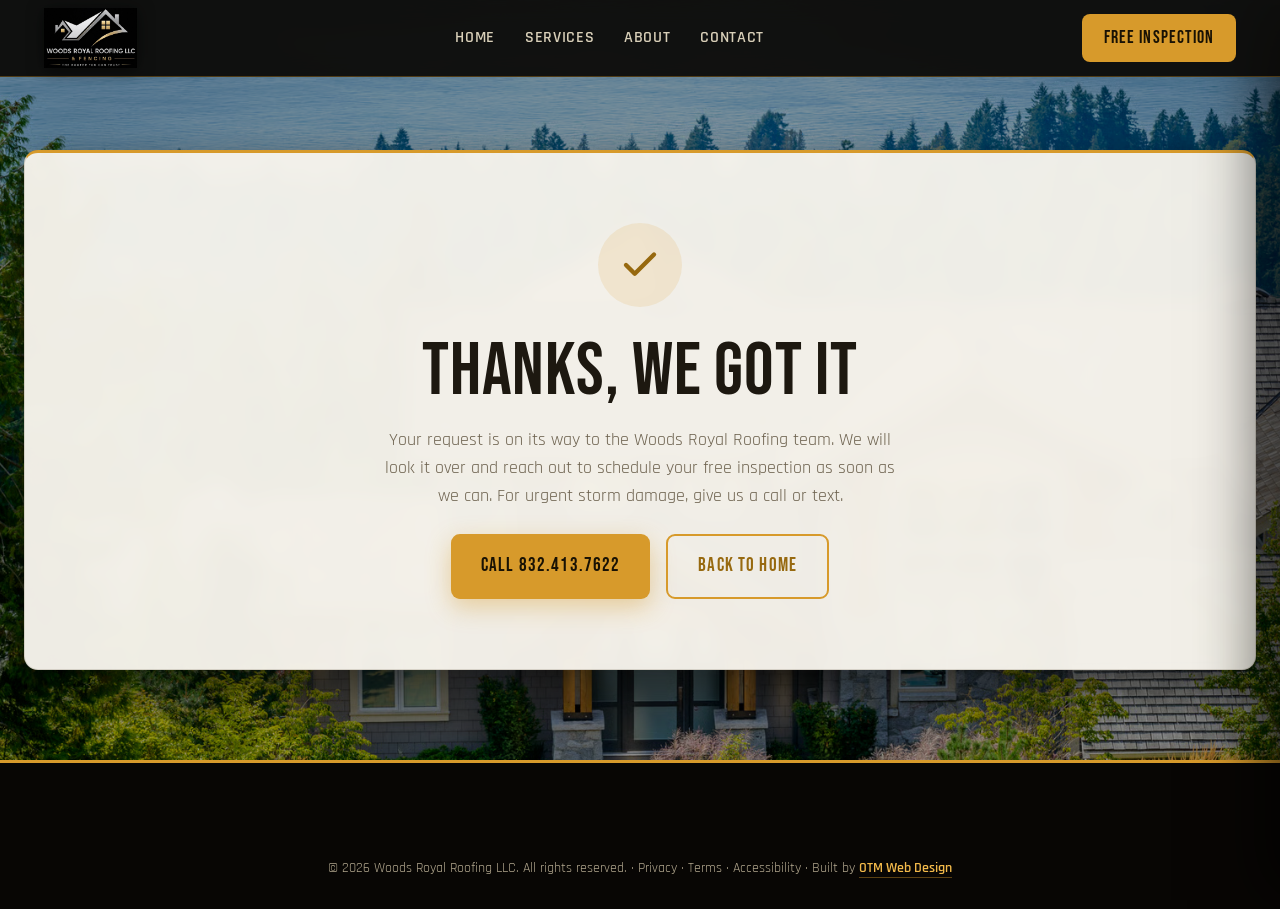
<file: thank-you.html>
<!DOCTYPE html>
<html lang="en">
<head>
  <meta charset="UTF-8">
  <meta name="viewport" content="width=device-width, initial-scale=1.0">

  <title>Thank You | Woods Royal Roofing LLC</title>
  <meta name="description" content="Thanks for reaching out to Woods Royal Roofing LLC. Your inspection request is in and we will get back to you soon.">
  <link rel="canonical" href="https://one-true-mission.github.io/woods-royal-roofing/thank-you.html">
  <link rel="icon" type="image/png" href="assets/favicon.png">
  <meta name="robots" content="noindex">

  <link rel="preconnect" href="https://fonts.googleapis.com">
  <link rel="preconnect" href="https://fonts.gstatic.com" crossorigin>
  <link href="https://fonts.googleapis.com/css2?family=Bebas+Neue&family=Rajdhani:wght@400;500;600;700&display=swap" rel="stylesheet">

  <link rel="stylesheet" href="styles.css">
</head>
<body data-page="thankyou">

  <nav class="nav">
    <div class="nav-inner">
      <a class="brand" href="index.html" aria-label="Woods Royal Roofing home">
        <img src="assets/logo.png" alt="Woods Royal Roofing LLC and Fencing logo" onerror="this.style.display='none'">
      </a>
      <ul class="nav-links">
        <li><a href="index.html" data-nav="home">Home</a></li>
        <li><a href="services.html" data-nav="services">Services</a></li>
        <li><a href="about.html" data-nav="about">About</a></li>
        <li><a href="book.html" data-nav="book">Contact</a></li>
      </ul>
      <a href="book.html" class="nav-cta">Free Inspection</a>
      <button class="hamburger" aria-label="Open menu" aria-expanded="false"><span></span><span></span><span></span></button>
    </div>
  </nav>

  <div class="nav-backdrop"></div>
  <aside class="mobile-menu" aria-label="Mobile navigation">
    <a href="index.html" data-nav="home">Home</a>
    <a href="services.html" data-nav="services">Services</a>
    <a href="about.html" data-nav="about">About</a>
    <a href="book.html" data-nav="book">Contact</a>
    <a href="book.html" class="btn">Free Inspection</a>
  </aside>

  <section class="thankyou">
    <div class="container">
      <div class="thankyou-card">
        <div class="thankyou-icon" aria-hidden="true">
          <svg viewBox="0 0 24 24" fill="none" stroke="currentColor" stroke-width="2.5" stroke-linecap="round" stroke-linejoin="round"><path d="M20 6L9 17l-5-5"/></svg>
        </div>
        <h1>Thanks, We Got It</h1>
        <p>Your request is on its way to the Woods Royal Roofing team. We will look it over and reach out to schedule your free inspection as soon as we can. For urgent storm damage, give us a call or text.</p>
        <div class="cta-actions">
          <a href="tel:+18324137622" class="btn btn-primary">Call 832.413.7622</a>
          <a href="index.html" class="btn btn-outline">Back to Home</a>
        </div>
      </div>
    </div>
  </section>

  <footer class="footer">
    <div class="footer-bottom footer-bottom--solo">
      <div>&copy; 2026 Woods Royal Roofing LLC. All rights reserved. &middot;
        <a href="privacy.html">Privacy</a> &middot;
        <a href="terms.html">Terms</a> &middot;
        <a href="accessibility.html">Accessibility</a> &middot;
        Built by <a href="https://otm-designs.com" target="_blank" rel="noopener">OTM Web Design</a>
      </div>
    </div>
  </footer>

  <script src="script.js"></script>
</body>
</html>
</file>
<file: styles.css>
/* ============================================================
   WOODS ROYAL ROOFING LLC & FENCING
   Built by OTM Web Design
   Dark/industrial variant: warm ivory frames floating over a
   black-and-gold atmospheric roofline background. Royal gold
   brand accent with near-black anchors, matching the Woods
   Royal black / gold / silver logo.
   ============================================================ */

/* ---------- RESET ---------- */
*, *::before, *::after { box-sizing: border-box; margin: 0; padding: 0; }
html { scroll-behavior: smooth; -webkit-text-size-adjust: 100%; }
img { max-width: 100%; display: block; }
a { text-decoration: none; color: inherit; }
ul { list-style: none; }
button { font-family: inherit; cursor: pointer; border: none; background: none; }
input, textarea, select { font-family: inherit; }

/* ---------- TOKENS ---------- */
:root {
  --accent: #d79a2b;
  --accent-bright: #f2b94a;
  --accent-deep: #97690f;
  --accent-rgb: 215, 154, 43;

  --ink: #2b2416;
  --ink-soft: #6e6350;
  --heading: #1d1810;

  --frame: rgba(248, 245, 238, 0.96);
  --frame-card: rgba(255, 255, 255, 0.98);
  --frame-deep: rgba(15, 12, 7, 0.96);
  --frame-deep-text: #f0ead9;
  --frame-deep-soft: #b9ac8d;

  --footer-bg: #080604;
  --line: rgba(60, 45, 15, 0.14);

  --bg-fallback: #0a0805;
  --media-fallback: linear-gradient(150deg, #2c2110 0%, #0d0a05 100%);

  --shadow-soft: 0 6px 20px rgba(0, 0, 0, 0.4);
  --shadow-lift: 0 22px 50px rgba(0, 0, 0, 0.55);

  --container: 1240px;
  --radius: 14px;
  --radius-card: 11px;

  --font-display: 'Bebas Neue', 'Arial Narrow', sans-serif;
  --font-body: 'Rajdhani', 'Segoe UI', system-ui, sans-serif;
}

/* ---------- BASE ---------- */
body {
  font-family: var(--font-body);
  font-size: 17px;
  line-height: 1.6;
  color: var(--ink);
  background: var(--bg-fallback);
  overflow-x: hidden;
}
body.nav-open { overflow: hidden; }

body::before {
  content: "";
  position: fixed;
  inset: 0;
  background-image: url('assets/body-bg.jpg');
  background-size: cover;
  background-position: center;
  background-color: var(--bg-fallback);
  filter: brightness(0.62) saturate(1.05);
  z-index: -2;
}

h1, h2, h3, h4 {
  font-family: var(--font-display);
  font-weight: 400;
  line-height: 1.02;
  letter-spacing: 0.01em;
  text-transform: uppercase;
  text-wrap: balance;
  color: var(--heading);
}
p { text-wrap: pretty; }

h1 { font-size: clamp(2.8rem, 6vw, 4.6rem); }
h2 { font-size: clamp(2.2rem, 4.5vw, 3.5rem); }
h3 { font-size: clamp(1.5rem, 2.4vw, 2rem); }

.lede { font-size: 1.15rem; color: var(--ink-soft); text-wrap: pretty; }

/* ---------- SHARED LAYOUT ---------- */
.inner { width: 100%; max-width: var(--container); margin: 0 auto; padding: 0 24px; }
section { padding: 90px 0; position: relative; }

.container {
  position: relative;
  width: calc(100% - 48px);
  max-width: var(--container);
  margin: 0 auto;
  background: var(--frame);
  border: 1px solid var(--line);
  border-top: 3px solid var(--accent);
  border-radius: var(--radius);
  box-shadow: var(--shadow-lift);
  backdrop-filter: blur(8px);
  padding: 70px 60px;
}
.container--deep { background: var(--frame-deep); }
.container--deep h2, .container--deep h3 { color: #fff; }
.container--prose { max-width: 880px; }

/* ---------- EYEBROW ---------- */
.eyebrow { display: inline-flex; align-items: center; gap: 12px; font-size: 0.78rem; font-weight: 700; letter-spacing: 0.22em; text-transform: uppercase; color: var(--accent-deep); margin-bottom: 18px; }
.eyebrow::before { content: ""; width: 26px; height: 2px; background: var(--accent); }
.eyebrow--center { justify-content: center; }
.eyebrow--center::after { content: ""; width: 26px; height: 2px; background: var(--accent); }
.hero .eyebrow, .page-hero .eyebrow, .cta .eyebrow, .container--deep .eyebrow { color: var(--accent-bright); }

/* ---------- BUTTONS ---------- */
.btn { display: inline-flex; align-items: center; justify-content: center; gap: 10px; font-family: var(--font-display); font-size: 1.18rem; letter-spacing: 0.06em; text-transform: uppercase; padding: 15px 30px; border-radius: 9px; transition: transform 0.2s ease, background 0.2s ease, color 0.2s ease, box-shadow 0.2s ease; }
.btn-primary { background: var(--accent); color: #191204; box-shadow: 0 8px 24px rgba(var(--accent-rgb), 0.4); }
.btn-primary:hover { background: var(--accent-bright); transform: translateY(-3px); box-shadow: 0 12px 30px rgba(var(--accent-rgb), 0.5); }
.btn-outline { border: 2px solid var(--accent); color: var(--accent-deep); }
.btn-outline:hover { background: var(--accent); color: #191204; transform: translateY(-3px); }
.cta .btn-outline { color: #fff; border-color: rgba(255, 255, 255, 0.75); }
.cta .btn-outline:hover { background: #fff; color: var(--accent-deep); }
.btn-ghost { border: 2px solid rgba(255, 255, 255, 0.5); color: #fff; }
.btn-ghost:hover { background: #fff; color: #0b0806; transform: translateY(-3px); }
.btn-block { width: 100%; }

/* ============================================================
   NAV
   ============================================================ */
.nav { position: fixed; top: 0; left: 0; right: 0; z-index: 300; background: rgba(10, 8, 5, 0.92); backdrop-filter: blur(10px); border-bottom: 1px solid rgba(var(--accent-rgb), 0.32); }
.nav-inner { display: flex; align-items: center; justify-content: space-between; max-width: var(--container); margin: 0 auto; padding: 8px 24px; }
.brand { display: flex; align-items: center; }
.brand img { height: 60px; width: auto; filter: drop-shadow(0 2px 8px rgba(0, 0, 0, 0.6)); transition: transform 0.25s ease; }
.brand:hover img { transform: scale(1.04); }
.nav-links { display: flex; align-items: center; gap: 30px; }
.nav-links a { font-size: 1.02rem; font-weight: 600; letter-spacing: 0.04em; text-transform: uppercase; color: #d8cfb8; padding: 6px 0; position: relative; transition: color 0.2s ease; }
.nav-links a::after { content: ""; position: absolute; left: 0; bottom: 0; width: 0; height: 2px; background: var(--accent); transition: width 0.25s ease; }
.nav-links a:hover, .nav-links a.is-active { color: #fff; }
.nav-links a:hover::after, .nav-links a.is-active::after { width: 100%; }
.nav-cta { font-family: var(--font-display); font-size: 1.1rem; letter-spacing: 0.06em; background: var(--accent); color: #191204 !important; padding: 10px 22px; border-radius: 8px; transition: background 0.2s ease, transform 0.2s ease; }
.nav-cta::after { display: none; }
.nav-cta:hover { background: var(--accent-bright); transform: translateY(-2px); }

/* ---------- HAMBURGER ---------- */
.hamburger { display: none; position: relative; width: 48px; height: 48px; margin-left: auto; z-index: 220; }
.hamburger span { position: absolute; left: 11px; width: 26px; height: 2.5px; background: var(--accent-bright); border-radius: 2px; transition: transform 0.3s cubic-bezier(0.5, 0, 0.2, 1), opacity 0.3s cubic-bezier(0.5, 0, 0.2, 1); }
.hamburger span:nth-child(1) { top: 16px; }
.hamburger span:nth-child(2) { top: 22.75px; }
.hamburger span:nth-child(3) { top: 29.5px; }
.hamburger.is-open span:nth-child(1) { transform: translateY(6.75px) rotate(45deg); }
.hamburger.is-open span:nth-child(2) { opacity: 0; }
.hamburger.is-open span:nth-child(3) { transform: translateY(-6.75px) rotate(-45deg); }

/* ---------- MOBILE MENU ---------- */
.nav-backdrop { position: fixed; inset: 0; background: rgba(0, 0, 0, 0.6); backdrop-filter: blur(2px); opacity: 0; pointer-events: none; transition: opacity 0.35s ease; z-index: 200; }
.nav-backdrop.is-open { opacity: 1; pointer-events: auto; }
.mobile-menu { position: fixed; top: 0; right: 0; bottom: 0; width: min(78vw, 360px); background: linear-gradient(165deg, #14100a 0%, #241b0d 60%, #100c07 100%); border-left: 3px solid var(--accent); box-shadow: -20px 0 60px rgba(0, 0, 0, 0.6); padding: 96px 32px 50px; transform: translateX(100%); transition: transform 0.4s cubic-bezier(0.5, 0, 0.2, 1); z-index: 210; display: flex; flex-direction: column; }
.mobile-menu.is-open { transform: translateX(0); }
.mobile-menu a { font-family: var(--font-display); font-size: 1.55rem; letter-spacing: 0.1em; text-transform: uppercase; color: #f0ead9; padding: 18px 0; border-bottom: 1px solid rgba(var(--accent-rgb), 0.24); transition: color 0.3s cubic-bezier(0.5, 0, 0.2, 1), padding-left 0.3s cubic-bezier(0.5, 0, 0.2, 1); }
.mobile-menu a:hover, .mobile-menu a.is-active { color: var(--accent-bright); padding-left: 10px; }
.mobile-menu .btn { margin-top: 26px; width: 100%; background: var(--accent); color: #191204; }
.mobile-menu .btn:hover { background: var(--accent-bright); }

/* ============================================================
   HERO
   ============================================================ */
.hero { position: relative; min-height: 90vh; display: flex; align-items: center; padding: 140px 0 90px; background-color: #0a0805; background-size: cover; background-position: center; overflow: hidden; }
.hero::before { content: ""; position: absolute; inset: 0; background: linear-gradient(100deg, rgba(10, 8, 4, 0.88) 0%, rgba(10, 8, 4, 0.66) 46%, rgba(10, 8, 4, 0.28) 100%); }
.hero-content { position: relative; max-width: 760px; }
.hero h1 { color: #fff; margin-bottom: 22px; }
.hero h1 span { color: var(--accent-bright); }
.hero p { color: #e3dcc8; font-size: 1.22rem; max-width: 620px; margin-bottom: 34px; }
.hero-actions { display: flex; flex-wrap: wrap; gap: 16px; }
.hero-trust { display: flex; flex-wrap: wrap; gap: 14px 28px; margin-top: 38px; }
.hero-trust span { display: inline-flex; align-items: center; gap: 9px; font-size: 0.92rem; font-weight: 600; letter-spacing: 0.04em; text-transform: uppercase; color: #d8cfb8; }
.hero-trust span::before { content: ""; width: 8px; height: 8px; border-radius: 50%; background: var(--accent); box-shadow: 0 0 10px rgba(var(--accent-rgb), 0.9); }

/* ---------- PAGE HERO ---------- */
.page-hero { position: relative; display: flex; align-items: center; text-align: center; min-height: 48vh; padding: 150px 0 80px; background-color: #0a0805; background-size: cover; background-position: center; border-bottom: 3px solid var(--accent); overflow: hidden; }
.page-hero::before { content: ""; position: absolute; inset: 0; background: linear-gradient(180deg, rgba(10, 8, 4, 0.72) 0%, rgba(10, 8, 4, 0.56) 100%); }
.page-hero .inner { position: relative; max-width: 840px; }
.page-hero .eyebrow { justify-content: center; }
.page-hero h1 { color: #fff; margin-bottom: 18px; }
.page-hero p { color: #e3dcc8; font-size: 1.15rem; max-width: 640px; margin: 0 auto; }
.page-hero--short { min-height: 30vh; padding: 140px 0 56px; background-image: linear-gradient(150deg, #241b0d 0%, #0a0805 100%); }
.page-hero--short::before { background: none; }
.page-hero--short p { color: var(--accent-bright); font-weight: 600; letter-spacing: 0.05em; text-transform: uppercase; font-size: 0.92rem; }

/* ---------- HERO-TO-CONTENT TRANSITION (inner pages, no marquee) ---------- */
.page-hero + section .container::after,
.page-hero + section > .container::after { content: ""; position: absolute; top: -3px; left: 50%; transform: translateX(-50%); width: 90px; height: 3px; background: var(--accent); border-radius: 0 0 3px 3px; box-shadow: 0 0 14px rgba(var(--accent-rgb), 0.7); }

/* ============================================================
   MARQUEE
   ============================================================ */
.marquee { background: var(--frame-deep); border-top: 2px solid var(--accent); border-bottom: 2px solid var(--accent); overflow: hidden; }
.marquee-track { display: flex; width: max-content; animation: marquee 38s linear infinite; }
.marquee:hover .marquee-track { animation-play-state: paused; }
.marquee-item { display: inline-flex; align-items: center; padding: 18px 0; font-family: var(--font-display); font-size: 1.3rem; letter-spacing: 0.08em; color: var(--frame-deep-text); white-space: nowrap; }
.marquee-item::after { content: ""; display: inline-block; width: 7px; height: 7px; border-radius: 50%; background: var(--accent); margin: 0 28px; }
@keyframes marquee { from { transform: translateX(0); } to { transform: translateX(-50%); } }
@media (prefers-reduced-motion: reduce) { .marquee-track { animation: none; flex-wrap: wrap; justify-content: center; } }

/* ============================================================
   SECTION HEADS + INTRO
   ============================================================ */
.section-head { max-width: 760px; margin-bottom: 48px; }
.section-head.center { margin-left: auto; margin-right: auto; text-align: center; }
.section-head p { margin-top: 14px; }

.intro-grid { display: grid; grid-template-columns: 1fr 1fr; gap: 54px; align-items: center; }
.intro-grid--rev .intro-media { order: 2; }
.intro-media { position: relative; min-height: 400px; border-radius: var(--radius-card); background: var(--media-fallback); box-shadow: var(--shadow-soft); overflow: hidden; border: 1px solid var(--line); }
.intro-media img { width: 100%; height: 100%; min-height: 400px; object-fit: cover; }
.intro-badge { position: absolute; bottom: 22px; left: 22px; background: var(--frame-deep); color: #fff; padding: 16px 22px; border-radius: 10px; border-left: 3px solid var(--accent); box-shadow: var(--shadow-lift); z-index: 2; }
.intro-badge strong { display: block; font-family: var(--font-display); font-size: 2rem; color: var(--accent-bright); line-height: 1; }
.intro-badge span { font-size: 0.82rem; letter-spacing: 0.12em; text-transform: uppercase; color: var(--frame-deep-soft); }
.intro-copy h2 { margin-bottom: 18px; }
.intro-copy p { color: var(--ink-soft); }
.intro-copy p + p { margin-top: 16px; }
.intro-list { margin-top: 24px; display: grid; gap: 12px; }
.intro-list li { display: flex; gap: 12px; font-weight: 600; color: var(--ink); }
.intro-list li::before { content: "\2713"; color: var(--accent-deep); font-weight: 700; }
.intro-actions { margin-top: 28px; display: flex; flex-wrap: wrap; gap: 14px; }

/* ---------- CHECKLIST ---------- */
.checklist { display: grid; grid-template-columns: 1fr 1fr; gap: 14px 34px; margin-top: 8px; }
.checklist li { display: flex; gap: 12px; font-weight: 600; color: var(--ink); }
.checklist li::before { content: "\2713"; color: var(--accent-deep); font-weight: 700; flex-shrink: 0; }
.checklist--3 { grid-template-columns: repeat(3, 1fr); }

/* ---------- VALUE / CREDENTIAL CARDS ---------- */
.team-card .eyebrow { margin-bottom: 10px; }
.team-card h3 { margin-bottom: 12px; }
.team-card p { color: var(--ink-soft); }
.team-card p + p { margin-top: 12px; }

/* ---------- CARD GRID ---------- */
.card-grid { display: grid; grid-template-columns: repeat(3, 1fr); gap: 26px; }
.card-grid--2 { grid-template-columns: repeat(2, 1fr); }
.card { background: var(--frame-card); border: 1px solid var(--line); border-radius: var(--radius-card); padding: 34px; box-shadow: var(--shadow-soft); transition: transform 0.25s ease, box-shadow 0.25s ease, border-color 0.25s ease; }
.card:hover { transform: translateY(-4px); box-shadow: var(--shadow-lift); border-color: var(--accent); }
.card-icon { width: 54px; height: 54px; display: flex; align-items: center; justify-content: center; border-radius: 11px; background: rgba(var(--accent-rgb), 0.14); color: var(--accent-deep); margin-bottom: 20px; }
.card-icon svg { width: 28px; height: 28px; }
.card-media { position: relative; margin: -34px -34px 24px; overflow: hidden; border-radius: calc(var(--radius-card) - 1px) calc(var(--radius-card) - 1px) 0 0; background: var(--media-fallback); }
.card-media img { width: 100%; height: 200px; object-fit: cover; display: block; transition: transform 0.35s ease; }
.card:hover .card-media img { transform: scale(1.05); }
.card-media .card-icon { position: absolute; left: 16px; bottom: 16px; margin: 0; width: 48px; height: 48px; background: rgba(15, 12, 7, 0.9); color: var(--accent-bright); border: 1px solid rgba(var(--accent-rgb), 0.45); backdrop-filter: blur(4px); }
.card-media .card-icon svg { width: 25px; height: 25px; }
.card h3 { margin-bottom: 12px; }
.card p { color: var(--ink-soft); }
.services-more { text-align: center; margin-top: 40px; }
.services-note { max-width: 660px; margin: 50px auto 0; padding: 38px; text-align: center; background: var(--frame-card); border: 1px solid var(--line); border-radius: var(--radius-card); box-shadow: var(--shadow-soft); }
.services-note h3 { margin-bottom: 12px; }
.services-note p { color: var(--ink-soft); margin-bottom: 24px; }

/* ---------- STATS ---------- */
.stats-grid { display: grid; grid-template-columns: repeat(4, 1fr); gap: 30px; text-align: center; }
.stat strong { display: block; font-family: var(--font-display); font-size: clamp(2.6rem, 4vw, 3.6rem); color: var(--accent-bright); line-height: 1; }
.stat span { display: block; margin-top: 10px; font-size: 0.92rem; letter-spacing: 0.06em; text-transform: uppercase; color: var(--frame-deep-soft); }

/* ---------- PROCESS ---------- */
.process-grid { display: grid; grid-template-columns: repeat(4, 1fr); gap: 26px; }
.step { position: relative; background: var(--frame-card); border: 1px solid var(--line); border-radius: var(--radius-card); padding: 32px 30px; box-shadow: var(--shadow-soft); transition: transform 0.25s ease, box-shadow 0.25s ease, border-color 0.25s ease; }
.step:hover { transform: translateY(-4px); box-shadow: var(--shadow-lift); border-color: var(--accent); }
.step-num { font-family: var(--font-display); font-size: 2.6rem; color: var(--accent); line-height: 1; display: block; margin-bottom: 12px; }
.step h3 { font-size: 1.35rem; margin-bottom: 10px; }
.step p { color: var(--ink-soft); font-size: 0.98rem; }

/* ============================================================
   GALLERY CAROUSEL (peek / featured pattern)
   ============================================================ */
.car-viewport { position: relative; overflow: hidden; padding: 32px 0; }
.car-track {
  --slide-w: 60%;
  --prev-x: -150%;
  --next-x: 50%;
  --track-h: 33.75%;
  position: relative;
  width: 100%;
  padding-bottom: var(--track-h);
}
.car-slide {
  position: absolute;
  top: 0;
  left: 50%;
  width: var(--slide-w);
  aspect-ratio: 16 / 9;
  border-radius: var(--radius-card);
  background-color: #171208;
  background-size: cover;
  background-position: center;
  background-repeat: no-repeat;
  transform: translateX(150%) scale(0.82);
  opacity: 0;
  pointer-events: none;
  z-index: 1;
  transition: transform 0.65s cubic-bezier(0.5, 0.05, 0.2, 1), opacity 0.5s ease, box-shadow 0.65s ease;
}
.car-slide.is-far-left { transform: translateX(-250%) scale(0.82); opacity: 0; pointer-events: none; z-index: 1; }
.car-slide.is-prev { transform: translateX(var(--prev-x)) scale(0.82); opacity: 0.7; pointer-events: auto; z-index: 2; cursor: pointer; box-shadow: 0 8px 20px rgba(0, 0, 0, 0.22); }
.car-slide.is-active { transform: translateX(-50%) scale(1); opacity: 1; pointer-events: auto; z-index: 3; box-shadow: 0 0 0 4px var(--accent), 0 26px 60px rgba(0, 0, 0, 0.48); }
.car-slide.is-next { transform: translateX(var(--next-x)) scale(0.82); opacity: 0.7; pointer-events: auto; z-index: 2; cursor: pointer; box-shadow: 0 8px 20px rgba(0, 0, 0, 0.22); }
.car-slide.is-far-right { transform: translateX(150%) scale(0.82); opacity: 0; pointer-events: none; z-index: 1; }
.car-controls { display: flex; align-items: center; justify-content: center; gap: 18px; margin-top: 30px; }
.car-btn { width: 44px; height: 44px; border-radius: 50%; border: 2px solid var(--accent); color: var(--accent-deep); display: flex; align-items: center; justify-content: center; transition: background 0.2s ease, color 0.2s ease, transform 0.2s ease; }
.car-btn:hover { background: var(--accent); color: #191204; transform: translateY(-2px); }
.car-btn svg { width: 20px; height: 20px; }
.car-dots { display: flex; gap: 10px; flex-wrap: wrap; justify-content: center; }
.car-dot { width: 10px; height: 10px; border-radius: 50%; background: rgba(var(--accent-rgb), 0.3); transition: background 0.2s ease, transform 0.2s ease; }
.car-dot.is-active { background: var(--accent); transform: scale(1.3); }

/* ============================================================
   CTA STRIP
   ============================================================ */
.cta { position: relative; overflow: hidden; backdrop-filter: none; text-align: center; color: #fff; background-color: #0a0805; background-image: linear-gradient(180deg, rgba(10, 8, 4, 0.55), rgba(10, 8, 4, 0.6)), url('assets/cta-bg.jpg'); background-size: cover; background-position: center; }
.cta > * { position: relative; }
.cta h2 { color: #fff; font-size: clamp(1.9rem, 3.2vw, 2.7rem); margin-bottom: 16px; }
.cta p { color: #e3dcc8; max-width: 650px; margin: 0 auto 28px; }
.cta-actions { display: flex; flex-wrap: wrap; gap: 16px; justify-content: center; }
.cta-trust { display: flex; justify-content: center; gap: 20px; flex-wrap: wrap; margin-top: 36px; padding-top: 28px; border-top: 1px solid rgba(255, 255, 255, 0.16); }
.cta-trust div { min-width: 120px; }
.cta-trust strong { display: block; font-family: var(--font-display); font-size: 1.9rem; color: var(--accent-bright); line-height: 1; }
.cta-trust span { font-size: 0.78rem; letter-spacing: 0.08em; text-transform: uppercase; color: #d8cfb8; }

/* ============================================================
   FOOTER
   ============================================================ */
.footer { background: var(--footer-bg); border-top: 3px solid var(--accent); color: #b3a88f; padding: 70px 0 30px; }
.footer-grid { display: grid; grid-template-columns: 1.5fr 1fr 1fr 1fr; gap: 40px; max-width: var(--container); margin: 0 auto; padding: 0 24px; }
.footer-brand .brand-mark { font-family: var(--font-display); font-size: 1.7rem; letter-spacing: 0.06em; color: #fff; }
.footer-brand p { margin-top: 16px; font-size: 0.96rem; max-width: 300px; }
.footer h4 { font-family: var(--font-display); font-size: 1.2rem; letter-spacing: 0.08em; color: #fff; margin-bottom: 18px; }
.footer ul li { margin-bottom: 11px; }
.footer ul a, .footer-contact a, .footer-contact span { color: #b3a88f; font-size: 0.96rem; transition: color 0.2s ease; }
.footer ul a:hover, .footer-contact a:hover { color: var(--accent-bright); }
.footer-contact li { display: flex; gap: 10px; align-items: flex-start; }
.footer-bottom { max-width: var(--container); margin: 50px auto 0; padding: 24px 24px 0; border-top: 1px solid rgba(255, 255, 255, 0.1); display: flex; flex-wrap: wrap; justify-content: space-between; align-items: center; gap: 14px; font-size: 0.88rem; }
.footer-bottom--solo { justify-content: center; text-align: center; border-top: none; margin-top: 0; }
.footer-social { display: flex; gap: 14px; }
.footer-social a { width: 38px; height: 38px; display: flex; align-items: center; justify-content: center; border-radius: 8px; background: rgba(255, 255, 255, 0.06); color: #b3a88f; transition: background 0.2s ease, color 0.2s ease; }
.footer-social a:hover { background: var(--accent); color: #191204; }
.footer-social svg { width: 18px; height: 18px; }

a[href*="otm-designs"] { color: var(--accent-bright); font-weight: 600; border-bottom: 1px solid rgba(var(--accent-rgb), 0.4); }
a[href*="otm-designs"]:hover { color: #fff; border-color: #fff; }

/* ============================================================
   FORMS / CONTACT
   ============================================================ */
.contact-grid { display: grid; grid-template-columns: 1fr 1.25fr; gap: 44px; align-items: start; }
.contact-info h2 { margin-bottom: 16px; }
.contact-info > p { color: var(--ink-soft); margin-bottom: 26px; }
.contact-list { display: grid; gap: 16px; margin-bottom: 30px; }
.contact-list li { display: flex; flex-direction: column; gap: 4px; padding-bottom: 15px; border-bottom: 1px solid var(--line); }
.contact-label { font-size: 0.74rem; font-weight: 700; letter-spacing: 0.14em; text-transform: uppercase; color: var(--accent-deep); }
.contact-list a { color: var(--ink); font-weight: 600; transition: color 0.2s ease; }
.contact-list a:hover { color: var(--accent-deep); }
.contact-trust { display: flex; gap: 26px; flex-wrap: wrap; }
.contact-trust strong { display: block; font-family: var(--font-display); font-size: 1.8rem; color: var(--accent-deep); line-height: 1; }
.contact-trust span { font-size: 0.74rem; letter-spacing: 0.08em; text-transform: uppercase; color: var(--ink-soft); }

.form-card { background: var(--frame-card); border: 1px solid var(--line); border-radius: var(--radius-card); padding: 38px; box-shadow: var(--shadow-soft); }
.field { margin-bottom: 20px; }
.field label { display: block; font-weight: 700; letter-spacing: 0.04em; text-transform: uppercase; font-size: 0.82rem; margin-bottom: 8px; color: var(--ink); }
.field input, .field textarea, .field select { width: 100%; padding: 13px 15px; border: 1px solid var(--line); border-radius: 8px; background: #fff; color: var(--ink); font-size: 1rem; transition: border-color 0.2s ease, box-shadow 0.2s ease; }
.field input::placeholder, .field textarea::placeholder { color: #a09880; }
.field input:focus, .field textarea:focus, .field select:focus { outline: none; border-color: var(--accent); box-shadow: 0 0 0 3px rgba(var(--accent-rgb), 0.25); }
.field textarea { min-height: 130px; resize: vertical; }
.field select option { background: #fff; color: var(--ink); }
.field-row { display: grid; grid-template-columns: 1fr 1fr; gap: 18px; }
.form-fineprint { margin-top: 14px; font-size: 0.85rem; color: var(--ink-soft); text-align: center; }

/* ---------- THANK YOU ---------- */
.thankyou { padding-top: 150px; }
.thankyou-card { max-width: 600px; margin: 0 auto; text-align: center; }
.thankyou-icon { width: 84px; height: 84px; margin: 0 auto 28px; border-radius: 50%; background: rgba(var(--accent-rgb), 0.14); display: flex; align-items: center; justify-content: center; color: var(--accent-deep); }
.thankyou-icon svg { width: 42px; height: 42px; }
.thankyou-card h1 { margin-bottom: 16px; }
.thankyou-card p { max-width: 520px; margin: 0 auto 24px; color: var(--ink-soft); font-size: 1.1rem; }
.thankyou-card .cta-actions { justify-content: center; }

/* ---------- PROSE (legal) ---------- */
.prose > p:first-child { font-size: 1.08rem; color: var(--ink); margin-bottom: 8px; }
.prose h2 { font-size: 1.55rem; margin: 34px 0 12px; }
.prose p, .prose li { color: var(--ink-soft); margin-bottom: 12px; }
.prose ul { padding-left: 22px; list-style: disc; margin-bottom: 12px; }
.prose a { color: var(--accent-deep); border-bottom: 1px solid rgba(var(--accent-rgb), 0.4); }
.prose a:hover { color: var(--ink); }

/* ---------- MOBILE CALL BAR ---------- */
.call-bar { display: none; position: fixed; bottom: 0; left: 0; right: 0; z-index: 90; background: var(--accent); color: #191204; text-align: center; padding: 13px; font-family: var(--font-display); font-size: 1.25rem; letter-spacing: 0.06em; box-shadow: 0 -6px 18px rgba(0, 0, 0, 0.4); }
.call-bar:hover { background: var(--accent-bright); }

/* ============================================================
   RESPONSIVE
   ============================================================ */
@media (max-width: 1100px) {
  .container { padding: 50px 36px; }
  .card-grid { grid-template-columns: repeat(2, 1fr); }
  .process-grid { grid-template-columns: repeat(2, 1fr); }
  .stats-grid { grid-template-columns: repeat(2, 1fr); gap: 36px 30px; }
  .footer-grid { grid-template-columns: 1fr 1fr; gap: 36px; }
  .checklist--3 { grid-template-columns: 1fr 1fr; }
  .car-track { --slide-w: 72%; --prev-x: -135%; --next-x: 35%; --track-h: 40.5%; }
}
@media (max-width: 900px) {
  section { padding: 70px 0; }
  body { padding-bottom: 52px; }
  .nav-links { display: none; }
  .nav-cta { display: none; }
  .hamburger { display: block; }
  .call-bar { display: block; }
  .intro-grid { grid-template-columns: 1fr; gap: 36px; }
  .intro-grid--rev .intro-media { order: 0; }
  .contact-grid { grid-template-columns: 1fr; gap: 32px; }
  .hero { min-height: 80vh; }
  .car-track { --slide-w: 82%; --prev-x: -125%; --next-x: 25%; --track-h: 46.125%; }
}
@media (max-width: 560px) {
  body { font-size: 16px; }
  .container { width: calc(100% - 32px); padding: 36px 22px; }
  .card-grid, .card-grid--2 { grid-template-columns: 1fr; }
  .process-grid { grid-template-columns: 1fr; }
  .stats-grid { grid-template-columns: 1fr; gap: 28px; }
  .footer-grid { grid-template-columns: 1fr; }
  .field-row { grid-template-columns: 1fr; }
  .page-hero { padding: 130px 0 64px; }
  .hero-actions { flex-direction: column; }
  .hero-actions .btn { width: 100%; }
  .cta-actions { flex-direction: column; }
  .cta-actions .btn { width: 100%; }
  .car-track { --slide-w: 92%; --track-h: 51.75%; }
  .car-slide.is-prev, .car-slide.is-next { opacity: 0; }
  .checklist, .checklist--3 { grid-template-columns: 1fr; }
}
</file>
